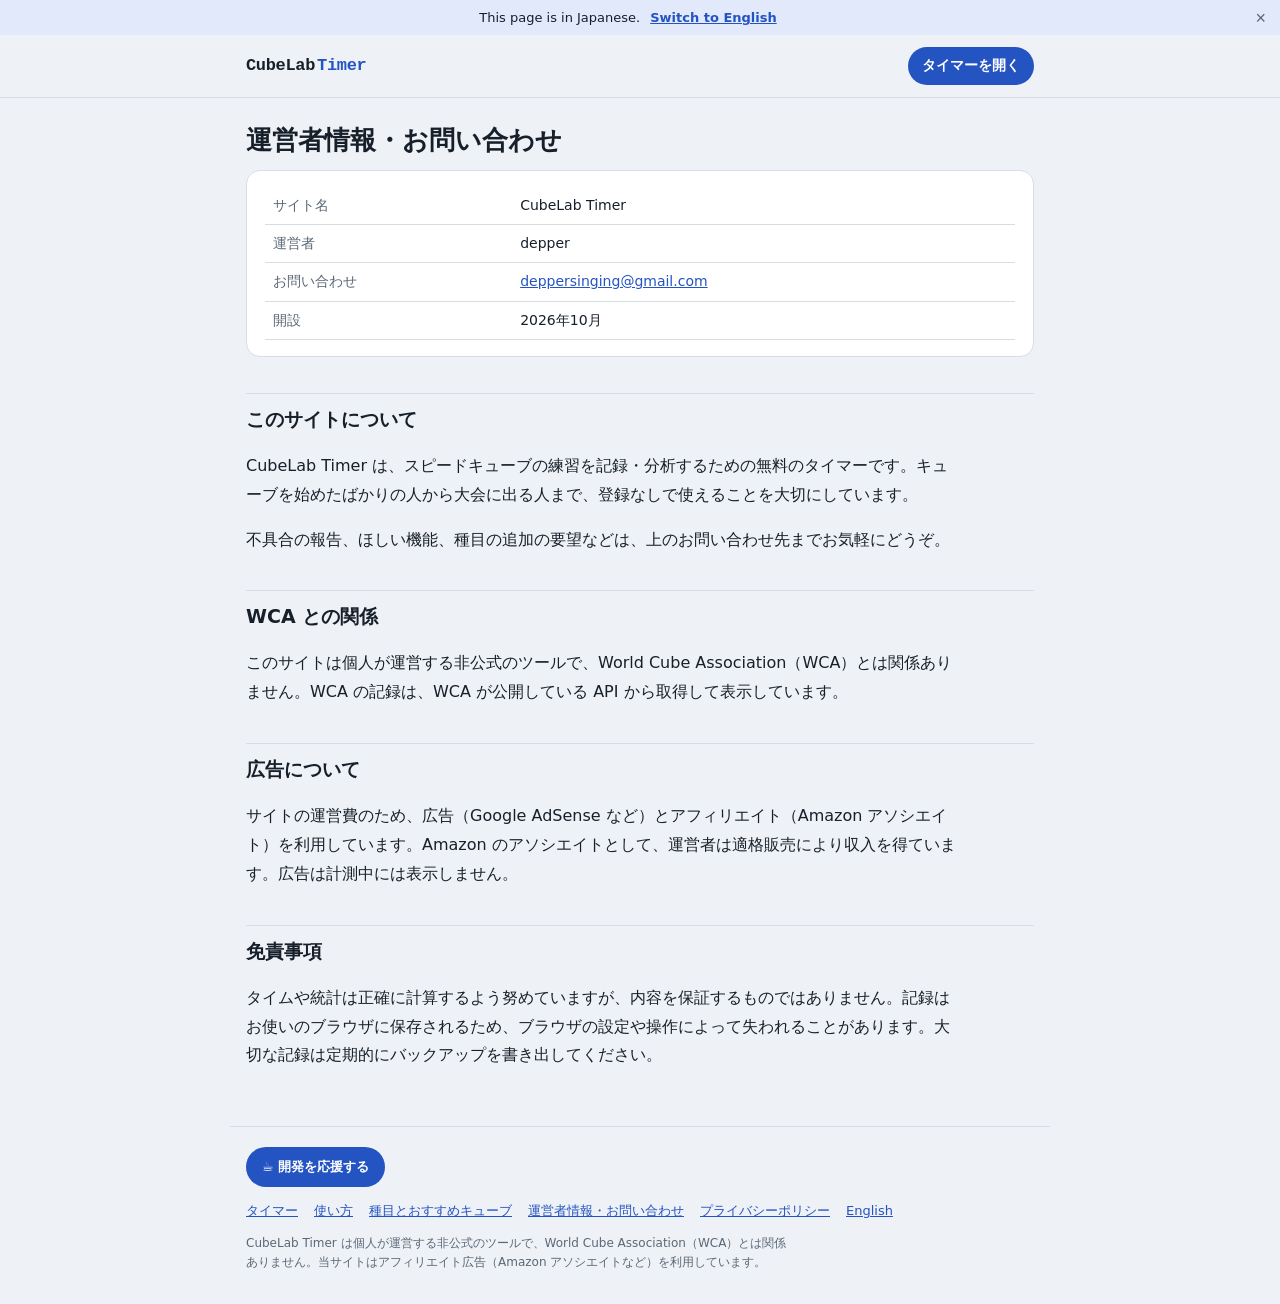
<file: about.html>
<!doctype html>
<html lang="ja"><head>
<meta charset="utf-8"><meta name="viewport" content="width=device-width,initial-scale=1">
<title>運営者情報・お問い合わせ｜CubeLab Timer</title>
<meta name="description" content="CubeLab Timer の運営者情報とお問い合わせ先。">
<link rel="alternate" hreflang="ja" href="https://cubelab-timer.github.io/about.html">
<link rel="alternate" hreflang="en" href="https://cubelab-timer.github.io/en/about.html">
<link rel="icon" href="favicon.svg" type="image/svg+xml">
<link rel="stylesheet" href="content.css"><link rel="stylesheet" href="footer.css">
<script src="config.js"></script><script src="site.js" defer></script>
</head><body>
<header class="top"><div class="wrap topin"><a class="brand" href="index.html">CubeLab<span>Timer</span></a><a class="cta" href="index.html">タイマーを開く</a></div></header>
<main class="wrap">
  <h1>運営者情報・お問い合わせ</h1>
  <div class="card tbl"><table>
    <tr><th>サイト名</th><td><span data-site="name">CubeLab Timer</span></td></tr>
    <tr><th>運営者</th><td><span data-site="operator">（未設定）</span></td></tr>
    <tr><th>お問い合わせ</th><td><span data-site="contact">（未設定）</span></td></tr>
    <tr><th>開設</th><td><span data-site="since"></span></td></tr>
  </table></div>

  <h2>このサイトについて</h2>
  <p>CubeLab Timer は、スピードキューブの練習を記録・分析するための無料のタイマーです。キューブを始めたばかりの人から大会に出る人まで、登録なしで使えることを大切にしています。</p>
  <p>不具合の報告、ほしい機能、種目の追加の要望などは、上のお問い合わせ先までお気軽にどうぞ。</p>

  <h2>WCA との関係</h2>
  <p>このサイトは個人が運営する非公式のツールで、World Cube Association（WCA）とは関係ありません。WCA の記録は、WCA が公開している API から取得して表示しています。</p>

  <h2>広告について</h2>
  <p>サイトの運営費のため、広告（Google AdSense など）とアフィリエイト（Amazon アソシエイト）を利用しています。Amazon のアソシエイトとして、運営者は適格販売により収入を得ています。広告は計測中には表示しません。</p>

  <h2>免責事項</h2>
  <p>タイムや統計は正確に計算するよう努めていますが、内容を保証するものではありません。記録はお使いのブラウザに保存されるため、ブラウザの設定や操作によって失われることがあります。大切な記録は定期的にバックアップを書き出してください。</p>
</main>
<footer id="siteFooter" class="wrap"></footer>
</body></html>
</file>
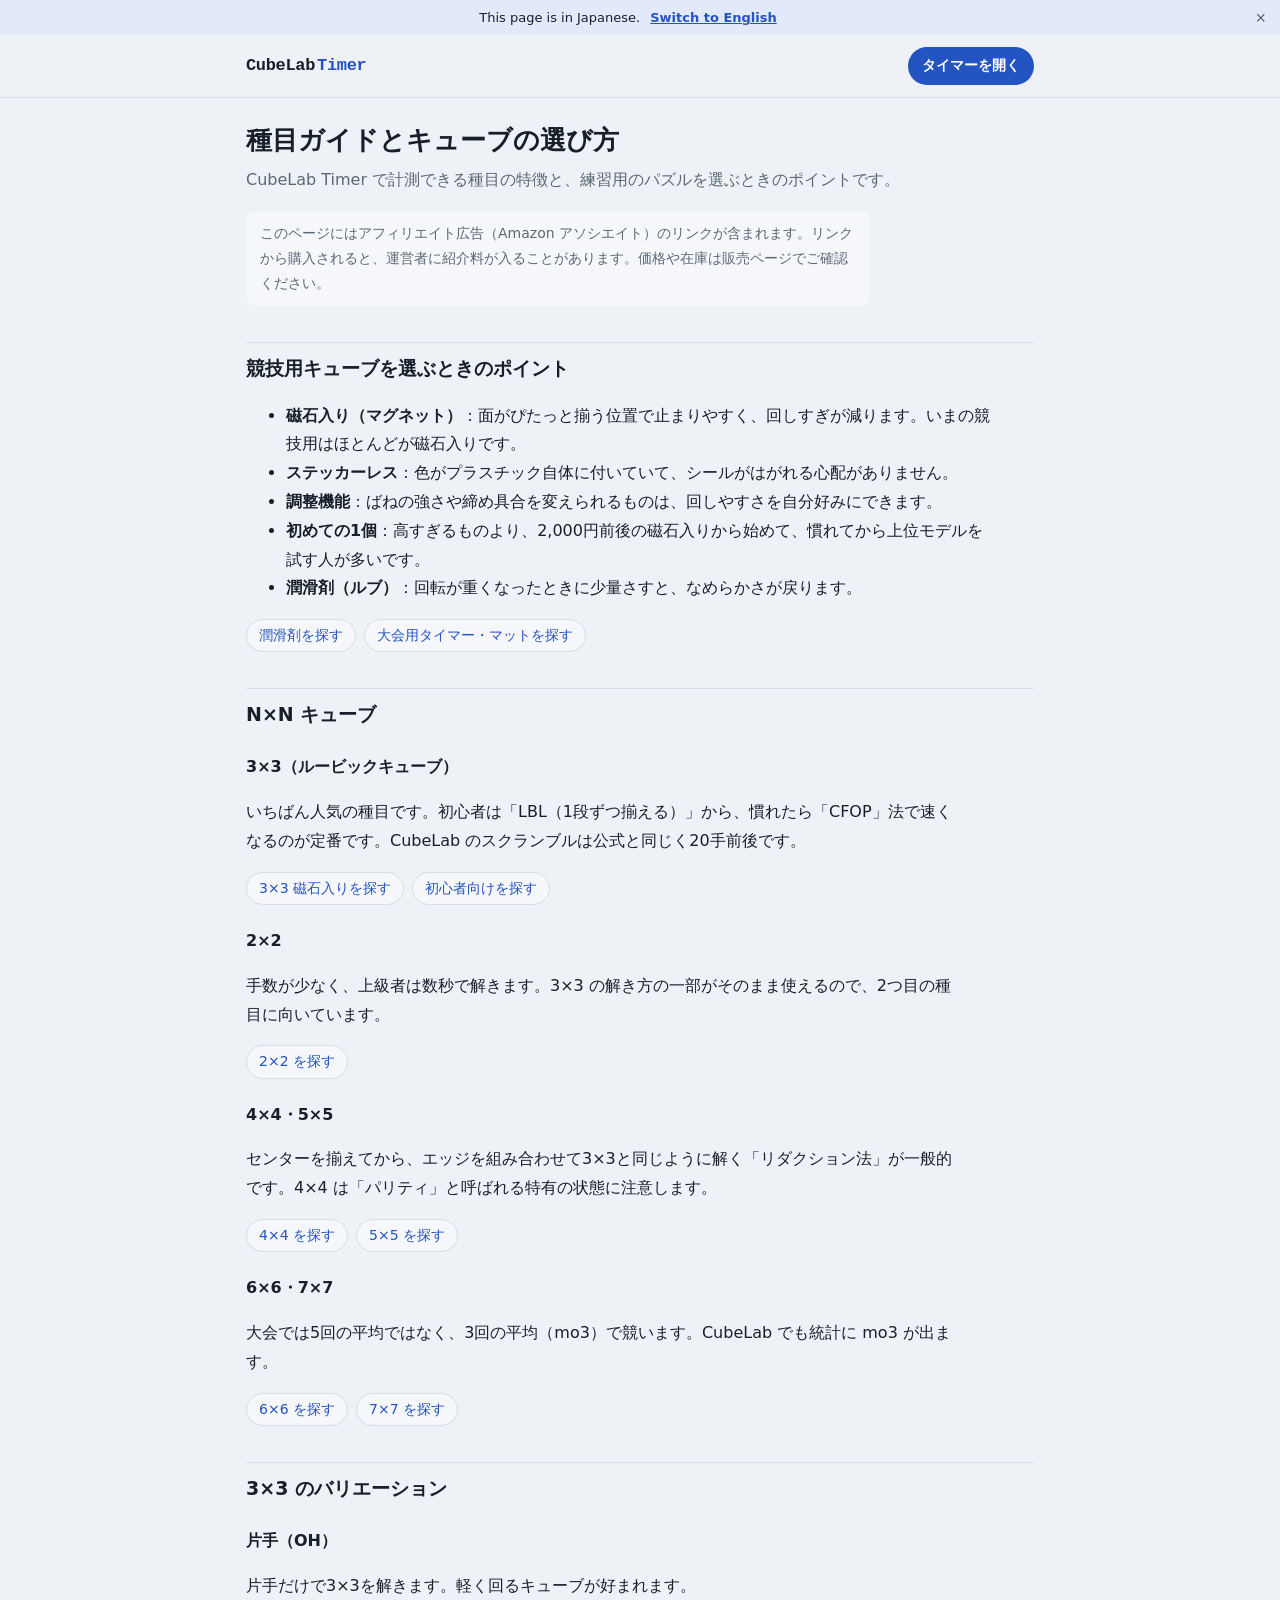
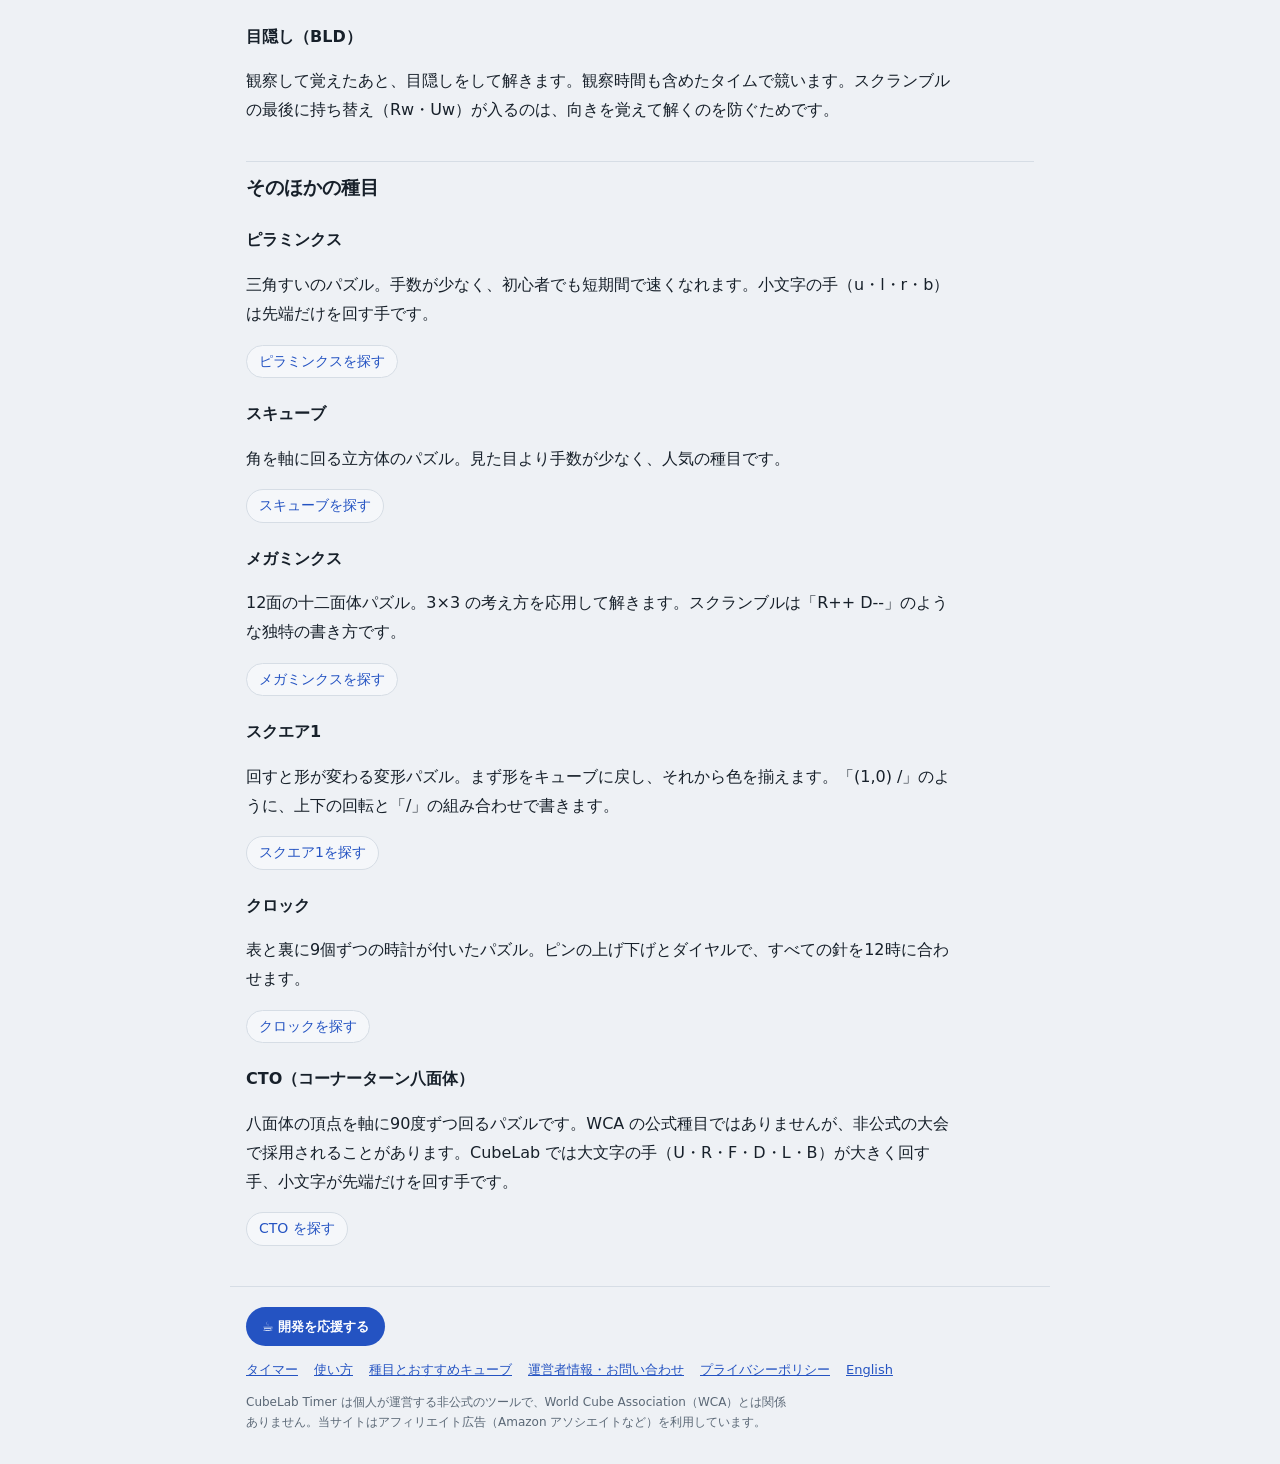
<file: events.html>
<!doctype html>
<html lang="ja"><head>
<meta charset="utf-8"><meta name="viewport" content="width=device-width,initial-scale=1">
<title>種目ガイドとキューブの選び方｜CubeLab Timer</title>
<meta name="description" content="2×2から7×7、片手、目隠し、ピラミンクス、スキューブ、メガミンクス、スクエア1、クロック、CTOまで。スピードキューブの各種目の特徴と、競技用キューブの選び方。">
<link rel="alternate" hreflang="ja" href="https://cubelab-timer.github.io/events.html">
<link rel="alternate" hreflang="en" href="https://cubelab-timer.github.io/en/events.html">
<link rel="icon" href="favicon.svg" type="image/svg+xml">
<link rel="stylesheet" href="content.css"><link rel="stylesheet" href="footer.css">
<script src="config.js"></script><script src="site.js" defer></script>
</head><body>
<header class="top"><div class="wrap topin"><a class="brand" href="index.html">CubeLab<span>Timer</span></a><a class="cta" href="index.html">タイマーを開く</a></div></header>
<main class="wrap">
  <h1>種目ガイドとキューブの選び方</h1>
  <p class="lead">CubeLab Timer で計測できる種目の特徴と、練習用のパズルを選ぶときのポイントです。</p>
  <p class="note">このページにはアフィリエイト広告（Amazon アソシエイト）のリンクが含まれます。リンクから購入されると、運営者に紹介料が入ることがあります。価格や在庫は販売ページでご確認ください。</p>

  <h2>競技用キューブを選ぶときのポイント</h2>
  <ul>
    <li><b>磁石入り（マグネット）</b>：面がぴたっと揃う位置で止まりやすく、回しすぎが減ります。いまの競技用はほとんどが磁石入りです。</li>
    <li><b>ステッカーレス</b>：色がプラスチック自体に付いていて、シールがはがれる心配がありません。</li>
    <li><b>調整機能</b>：ばねの強さや締め具合を変えられるものは、回しやすさを自分好みにできます。</li>
    <li><b>初めての1個</b>：高すぎるものより、2,000円前後の磁石入りから始めて、慣れてから上位モデルを試す人が多いです。</li>
    <li><b>潤滑剤（ルブ）</b>：回転が重くなったときに少量さすと、なめらかさが戻ります。</li>
  </ul>
  <div class="buy"><a data-amz="スピードキューブ 潤滑剤">潤滑剤を探す</a><a data-amz="キューブ タイマー マット">大会用タイマー・マットを探す</a></div>
  <div class="adslot" hidden></div>

  <h2>N×N キューブ</h2>
  <h3>3×3（ルービックキューブ）</h3>
  <p>いちばん人気の種目です。初心者は「LBL（1段ずつ揃える）」から、慣れたら「CFOP」法で速くなるのが定番です。CubeLab のスクランブルは公式と同じく20手前後です。</p>
  <div class="buy"><a data-amz="スピードキューブ 3x3 磁石">3×3 磁石入りを探す</a><a data-amz="スピードキューブ 3x3 初心者">初心者向けを探す</a></div>
  <h3>2×2</h3>
  <p>手数が少なく、上級者は数秒で解きます。3×3 の解き方の一部がそのまま使えるので、2つ目の種目に向いています。</p>
  <div class="buy"><a data-amz="スピードキューブ 2x2 磁石">2×2 を探す</a></div>
  <h3>4×4・5×5</h3>
  <p>センターを揃えてから、エッジを組み合わせて3×3と同じように解く「リダクション法」が一般的です。4×4 は「パリティ」と呼ばれる特有の状態に注意します。</p>
  <div class="buy"><a data-amz="スピードキューブ 4x4 磁石">4×4 を探す</a><a data-amz="スピードキューブ 5x5 磁石">5×5 を探す</a></div>
  <h3>6×6・7×7</h3>
  <p>大会では5回の平均ではなく、3回の平均（mo3）で競います。CubeLab でも統計に mo3 が出ます。</p>
  <div class="buy"><a data-amz="スピードキューブ 6x6">6×6 を探す</a><a data-amz="スピードキューブ 7x7">7×7 を探す</a></div>

  <h2>3×3 のバリエーション</h2>
  <h3>片手（OH）</h3>
  <p>片手だけで3×3を解きます。軽く回るキューブが好まれます。</p>
  <h3>目隠し（BLD）</h3>
  <p>観察して覚えたあと、目隠しをして解きます。観察時間も含めたタイムで競います。スクランブルの最後に持ち替え（Rw・Uw）が入るのは、向きを覚えて解くのを防ぐためです。</p>

  <h2>そのほかの種目</h2>
  <h3>ピラミンクス</h3>
  <p>三角すいのパズル。手数が少なく、初心者でも短期間で速くなれます。小文字の手（u・l・r・b）は先端だけを回す手です。</p>
  <div class="buy"><a data-amz="ピラミンクス 磁石">ピラミンクスを探す</a></div>
  <h3>スキューブ</h3>
  <p>角を軸に回る立方体のパズル。見た目より手数が少なく、人気の種目です。</p>
  <div class="buy"><a data-amz="スキューブ 磁石">スキューブを探す</a></div>
  <h3>メガミンクス</h3>
  <p>12面の十二面体パズル。3×3 の考え方を応用して解きます。スクランブルは「R++ D--」のような独特の書き方です。</p>
  <div class="buy"><a data-amz="メガミンクス 磁石">メガミンクスを探す</a></div>
  <h3>スクエア1</h3>
  <p>回すと形が変わる変形パズル。まず形をキューブに戻し、それから色を揃えます。「(1,0) /」のように、上下の回転と「/」の組み合わせで書きます。</p>
  <div class="buy"><a data-amz="スクエア1 キューブ">スクエア1を探す</a></div>
  <h3>クロック</h3>
  <p>表と裏に9個ずつの時計が付いたパズル。ピンの上げ下げとダイヤルで、すべての針を12時に合わせます。</p>
  <div class="buy"><a data-amz="ルービッククロック 競技用">クロックを探す</a></div>
  <h3>CTO（コーナーターン八面体）</h3>
  <p>八面体の頂点を軸に90度ずつ回るパズルです。WCA の公式種目ではありませんが、非公式の大会で採用されることがあります。CubeLab では大文字の手（U・R・F・D・L・B）が大きく回す手、小文字が先端だけを回す手です。</p>
  <div class="buy"><a data-amz="CTO コーナーターン 八面体 キューブ">CTO を探す</a></div>
  <div class="adslot" hidden></div>
</main>
<footer id="siteFooter" class="wrap"></footer>
</body></html>
</file>
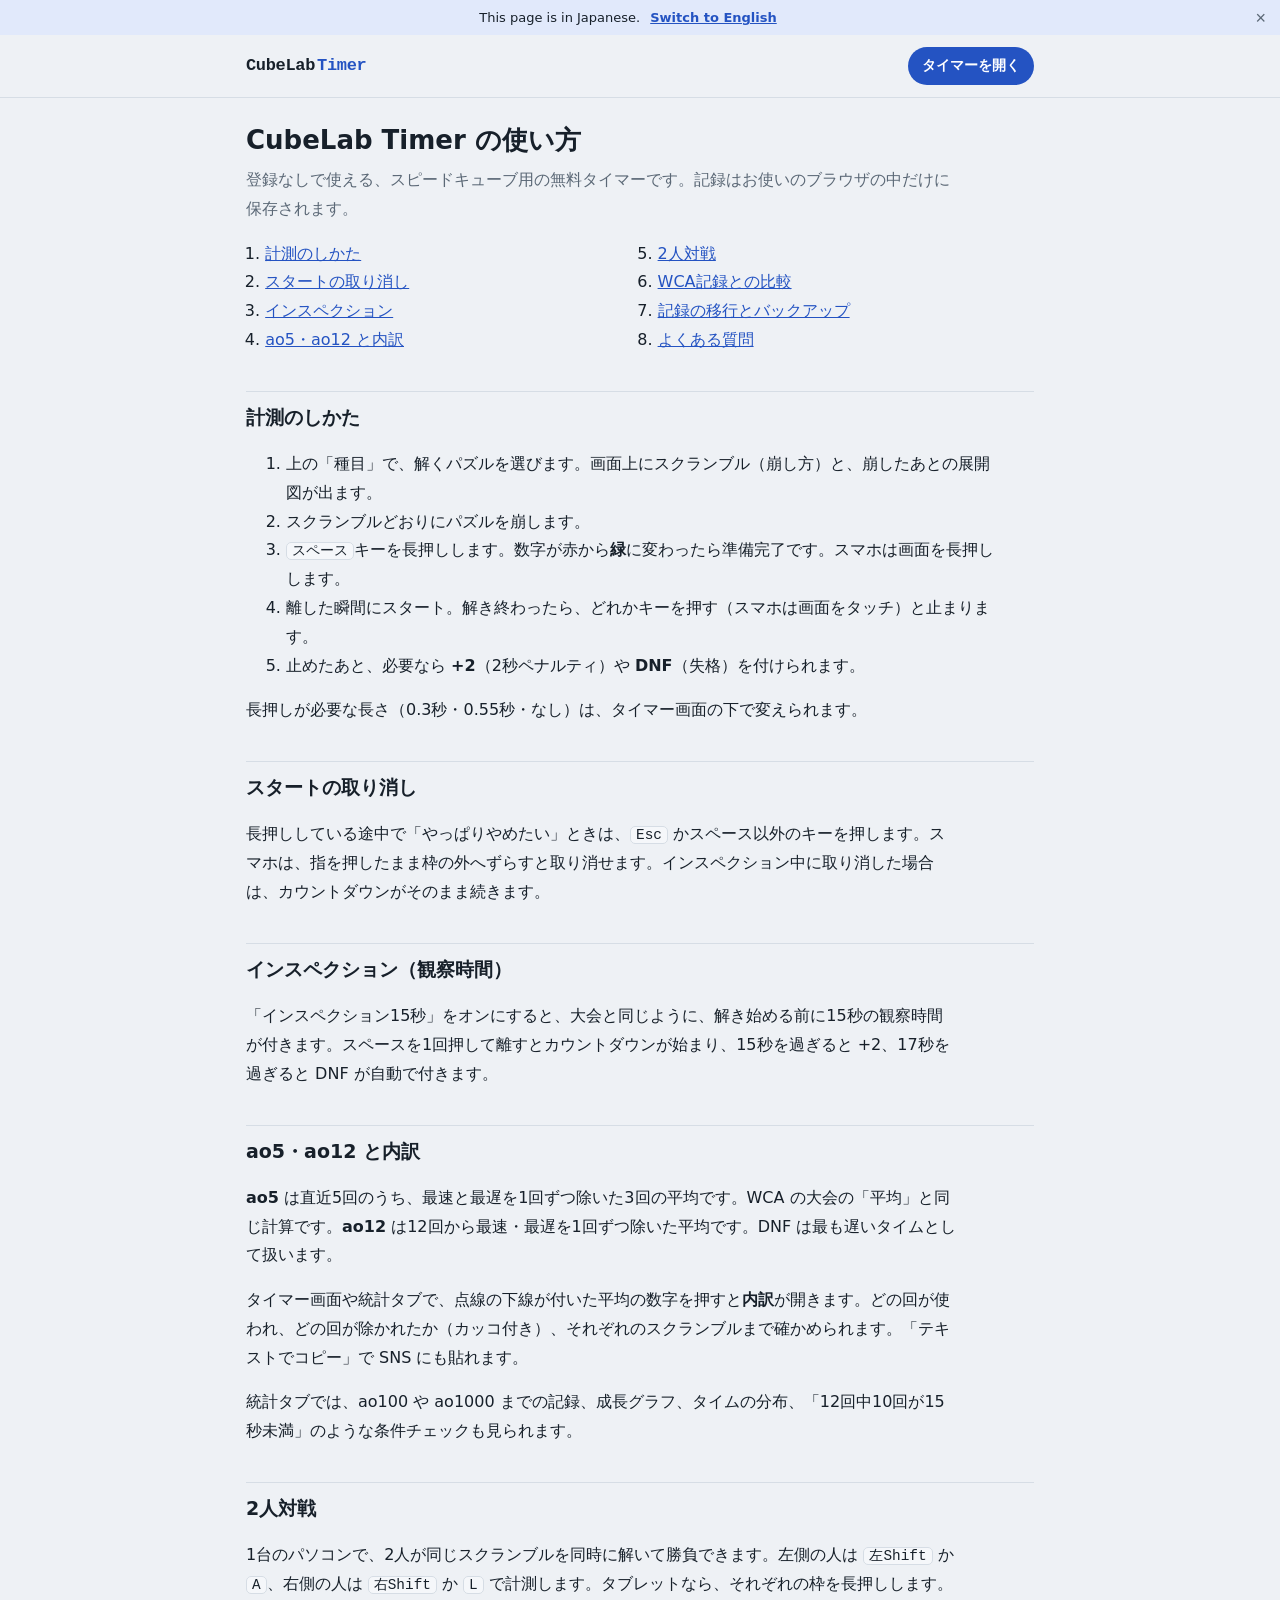
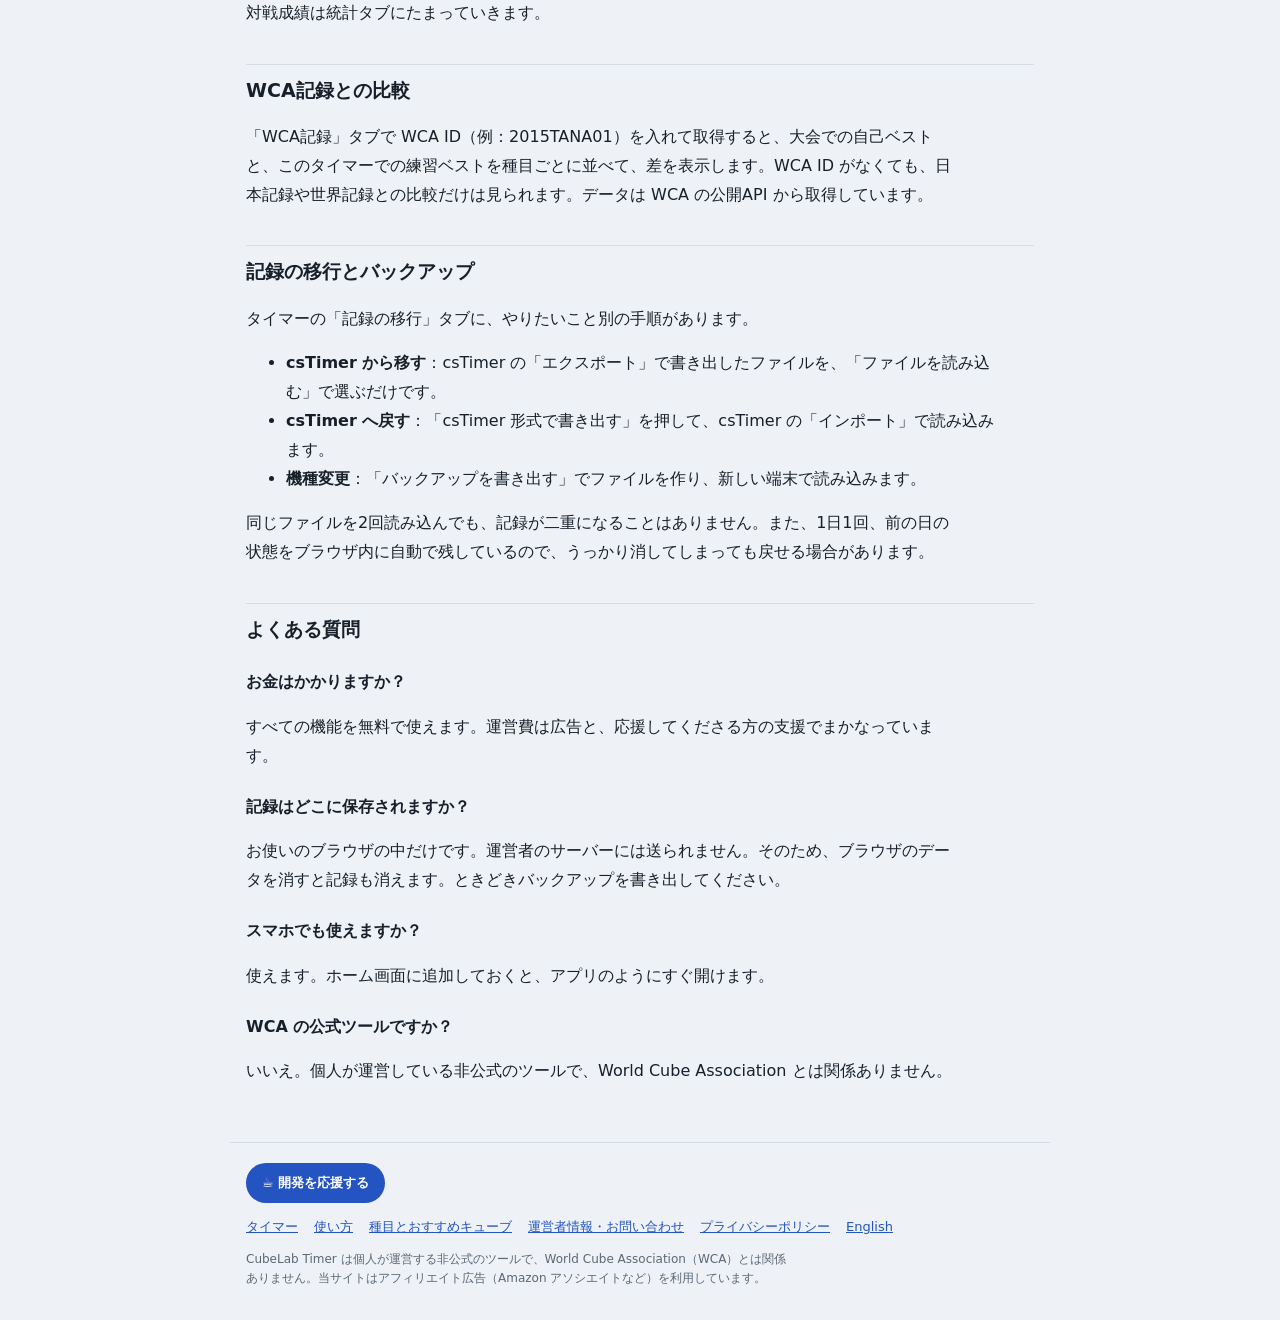
<file: guide.html>
<!doctype html>
<html lang="ja"><head>
<meta charset="utf-8"><meta name="viewport" content="width=device-width,initial-scale=1">
<title>使い方｜CubeLab Timer</title>
<meta name="description" content="CubeLab Timer の使い方。計測のしかた、インスペクション、ao5・ao12の見方と内訳、2人対戦、WCA記録との比較、csTimerからの記録の移行とバックアップ。">
<link rel="alternate" hreflang="ja" href="https://cubelab-timer.github.io/guide.html">
<link rel="alternate" hreflang="en" href="https://cubelab-timer.github.io/en/guide.html">
<link rel="icon" href="favicon.svg" type="image/svg+xml">
<link rel="stylesheet" href="content.css"><link rel="stylesheet" href="footer.css">
<script src="config.js"></script><script src="site.js" defer></script>
</head><body>
<header class="top"><div class="wrap topin"><a class="brand" href="index.html">CubeLab<span>Timer</span></a><a class="cta" href="index.html">タイマーを開く</a></div></header>
<main class="wrap">
  <h1>CubeLab Timer の使い方</h1>
  <p class="lead">登録なしで使える、スピードキューブ用の無料タイマーです。記録はお使いのブラウザの中だけに保存されます。</p>
  <ol class="toc">
    <li><a href="#start">計測のしかた</a></li><li><a href="#cancel">スタートの取り消し</a></li><li><a href="#insp">インスペクション</a></li>
    <li><a href="#stats">ao5・ao12 と内訳</a></li><li><a href="#battle">2人対戦</a></li><li><a href="#wca">WCA記録との比較</a></li>
    <li><a href="#move">記録の移行とバックアップ</a></li><li><a href="#faq">よくある質問</a></li>
  </ol>

  <h2 id="start">計測のしかた</h2>
  <ol>
    <li>上の「種目」で、解くパズルを選びます。画面上にスクランブル（崩し方）と、崩したあとの展開図が出ます。</li>
    <li>スクランブルどおりにパズルを崩します。</li>
    <li><kbd>スペース</kbd>キーを長押しします。数字が赤から<b>緑</b>に変わったら準備完了です。スマホは画面を長押しします。</li>
    <li>離した瞬間にスタート。解き終わったら、どれかキーを押す（スマホは画面をタッチ）と止まります。</li>
    <li>止めたあと、必要なら <b>+2</b>（2秒ペナルティ）や <b>DNF</b>（失格）を付けられます。</li>
  </ol>
  <p>長押しが必要な長さ（0.3秒・0.55秒・なし）は、タイマー画面の下で変えられます。</p>

  <h2 id="cancel">スタートの取り消し</h2>
  <p>長押ししている途中で「やっぱりやめたい」ときは、<kbd>Esc</kbd> かスペース以外のキーを押します。スマホは、指を押したまま枠の外へずらすと取り消せます。インスペクション中に取り消した場合は、カウントダウンがそのまま続きます。</p>

  <h2 id="insp">インスペクション（観察時間）</h2>
  <p>「インスペクション15秒」をオンにすると、大会と同じように、解き始める前に15秒の観察時間が付きます。スペースを1回押して離すとカウントダウンが始まり、15秒を過ぎると +2、17秒を過ぎると DNF が自動で付きます。</p>

  <h2 id="stats">ao5・ao12 と内訳</h2>
  <p><b>ao5</b> は直近5回のうち、最速と最遅を1回ずつ除いた3回の平均です。WCA の大会の「平均」と同じ計算です。<b>ao12</b> は12回から最速・最遅を1回ずつ除いた平均です。DNF は最も遅いタイムとして扱います。</p>
  <p>タイマー画面や統計タブで、点線の下線が付いた平均の数字を押すと<b>内訳</b>が開きます。どの回が使われ、どの回が除かれたか（カッコ付き）、それぞれのスクランブルまで確かめられます。「テキストでコピー」で SNS にも貼れます。</p>
  <p>統計タブでは、ao100 や ao1000 までの記録、成長グラフ、タイムの分布、「12回中10回が15秒未満」のような条件チェックも見られます。</p>

  <h2 id="battle">2人対戦</h2>
  <p>1台のパソコンで、2人が同じスクランブルを同時に解いて勝負できます。左側の人は <kbd>左Shift</kbd> か <kbd>A</kbd>、右側の人は <kbd>右Shift</kbd> か <kbd>L</kbd> で計測します。タブレットなら、それぞれの枠を長押しします。対戦成績は統計タブにたまっていきます。</p>

  <h2 id="wca">WCA記録との比較</h2>
  <p>「WCA記録」タブで WCA ID（例：2015TANA01）を入れて取得すると、大会での自己ベストと、このタイマーでの練習ベストを種目ごとに並べて、差を表示します。WCA ID がなくても、日本記録や世界記録との比較だけは見られます。データは WCA の公開API から取得しています。</p>

  <h2 id="move">記録の移行とバックアップ</h2>
  <p>タイマーの「記録の移行」タブに、やりたいこと別の手順があります。</p>
  <ul>
    <li><b>csTimer から移す</b>：csTimer の「エクスポート」で書き出したファイルを、「ファイルを読み込む」で選ぶだけです。</li>
    <li><b>csTimer へ戻す</b>：「csTimer 形式で書き出す」を押して、csTimer の「インポート」で読み込みます。</li>
    <li><b>機種変更</b>：「バックアップを書き出す」でファイルを作り、新しい端末で読み込みます。</li>
  </ul>
  <p>同じファイルを2回読み込んでも、記録が二重になることはありません。また、1日1回、前の日の状態をブラウザ内に自動で残しているので、うっかり消してしまっても戻せる場合があります。</p>

  <h2 id="faq">よくある質問</h2>
  <h3>お金はかかりますか？</h3>
  <p>すべての機能を無料で使えます。運営費は広告と、応援してくださる方の支援でまかなっています。</p>
  <h3>記録はどこに保存されますか？</h3>
  <p>お使いのブラウザの中だけです。運営者のサーバーには送られません。そのため、ブラウザのデータを消すと記録も消えます。ときどきバックアップを書き出してください。</p>
  <h3>スマホでも使えますか？</h3>
  <p>使えます。ホーム画面に追加しておくと、アプリのようにすぐ開けます。</p>
  <h3>WCA の公式ツールですか？</h3>
  <p>いいえ。個人が運営している非公式のツールで、World Cube Association とは関係ありません。</p>
</main>
<footer id="siteFooter" class="wrap"></footer>
</body></html>
</file>
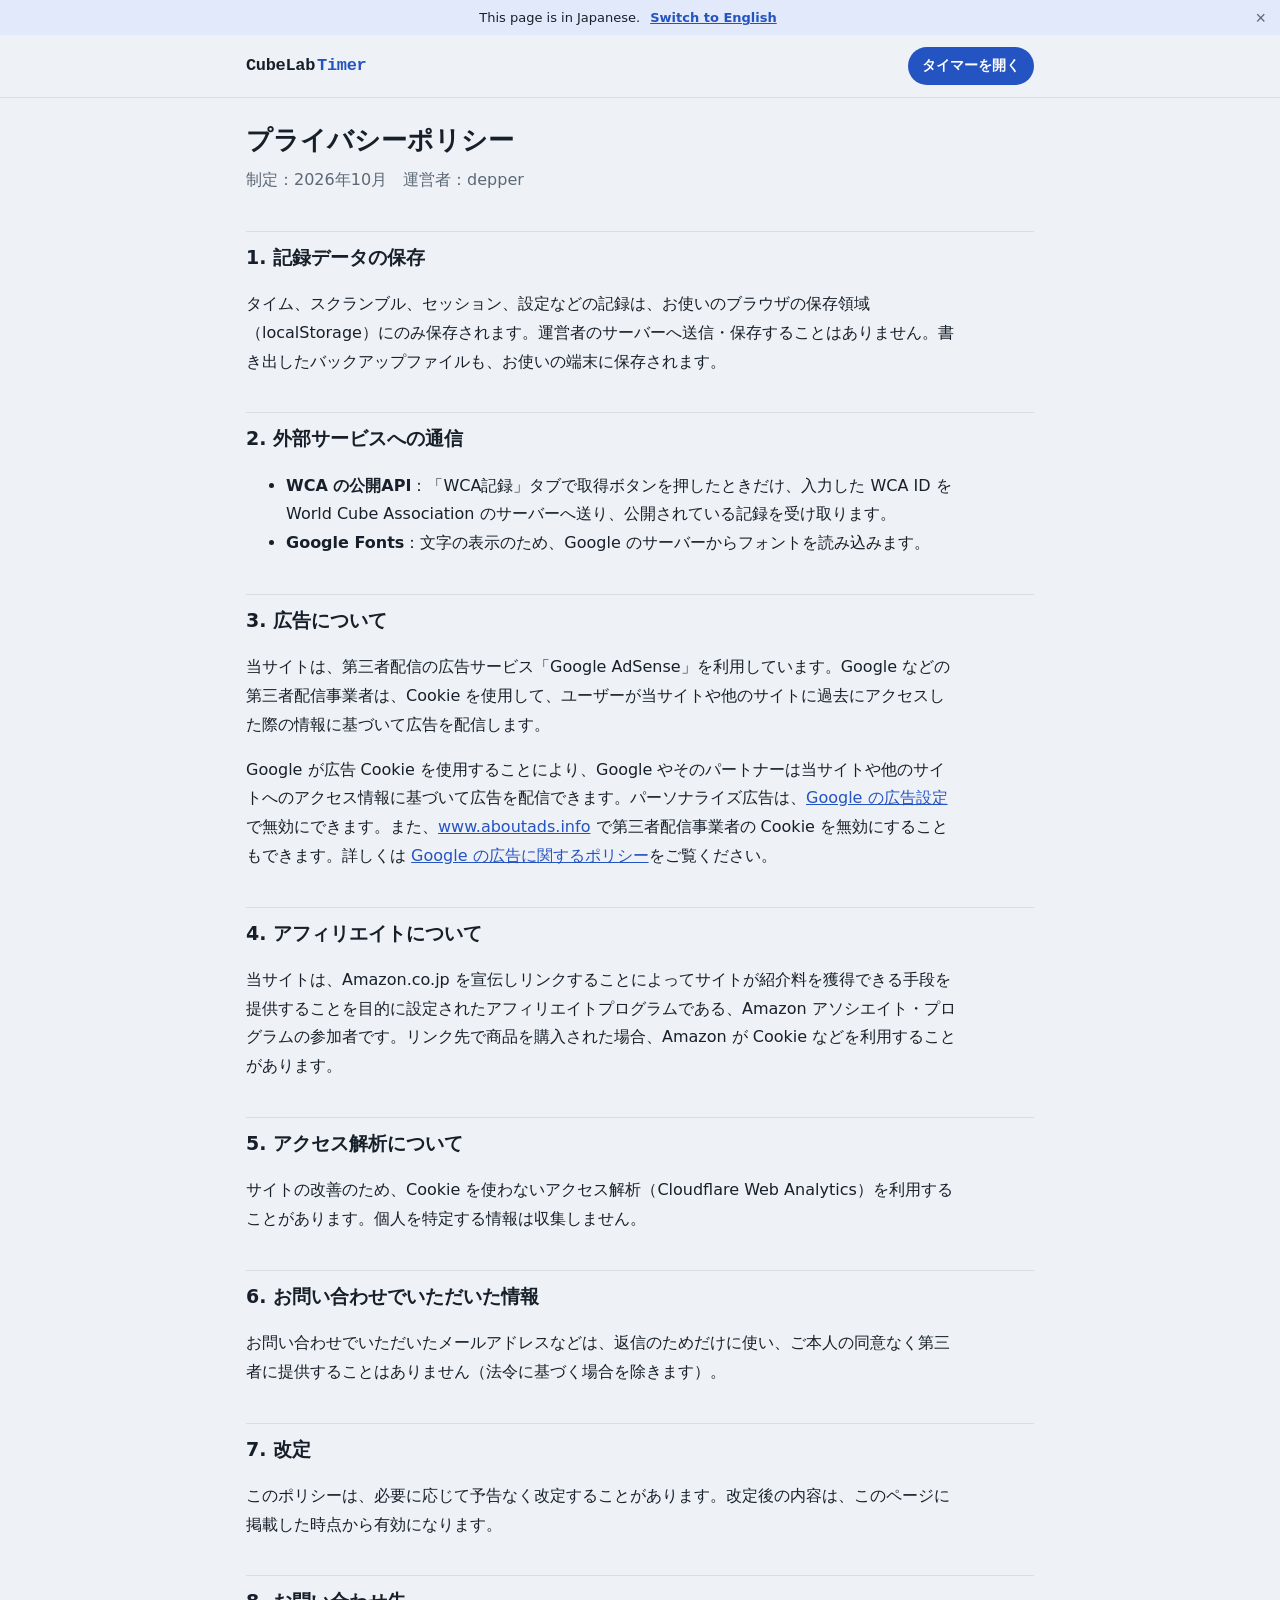
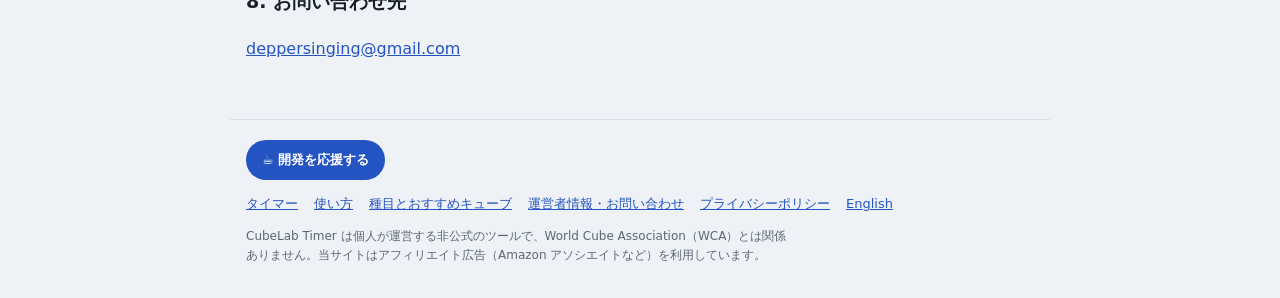
<file: privacy.html>
<!doctype html>
<html lang="ja"><head>
<meta charset="utf-8"><meta name="viewport" content="width=device-width,initial-scale=1">
<title>プライバシーポリシー｜CubeLab Timer</title>
<meta name="description" content="CubeLab Timer のプライバシーポリシー。記録の保存場所、広告・アクセス解析での Cookie の利用、外部サービスについて。">
<link rel="alternate" hreflang="ja" href="https://cubelab-timer.github.io/privacy.html">
<link rel="alternate" hreflang="en" href="https://cubelab-timer.github.io/en/privacy.html">
<link rel="icon" href="favicon.svg" type="image/svg+xml">
<link rel="stylesheet" href="content.css"><link rel="stylesheet" href="footer.css">
<script src="config.js"></script><script src="site.js" defer></script>
</head><body>
<header class="top"><div class="wrap topin"><a class="brand" href="index.html">CubeLab<span>Timer</span></a><a class="cta" href="index.html">タイマーを開く</a></div></header>
<main class="wrap">
  <h1>プライバシーポリシー</h1>
  <p class="lead">制定：<span data-site="since"></span>　運営者：<span data-site="operator">（未設定）</span></p>

  <h2>1. 記録データの保存</h2>
  <p>タイム、スクランブル、セッション、設定などの記録は、お使いのブラウザの保存領域（localStorage）にのみ保存されます。運営者のサーバーへ送信・保存することはありません。書き出したバックアップファイルも、お使いの端末に保存されます。</p>

  <h2>2. 外部サービスへの通信</h2>
  <ul>
    <li><b>WCA の公開API</b>：「WCA記録」タブで取得ボタンを押したときだけ、入力した WCA ID を World Cube Association のサーバーへ送り、公開されている記録を受け取ります。</li>
    <li><b>Google Fonts</b>：文字の表示のため、Google のサーバーからフォントを読み込みます。</li>
  </ul>

  <h2>3. 広告について</h2>
  <p>当サイトは、第三者配信の広告サービス「Google AdSense」を利用しています。Google などの第三者配信事業者は、Cookie を使用して、ユーザーが当サイトや他のサイトに過去にアクセスした際の情報に基づいて広告を配信します。</p>
  <p>Google が広告 Cookie を使用することにより、Google やそのパートナーは当サイトや他のサイトへのアクセス情報に基づいて広告を配信できます。パーソナライズ広告は、<a href="https://adssettings.google.com/" target="_blank" rel="noopener">Google の広告設定</a>で無効にできます。また、<a href="https://www.aboutads.info/choices/" target="_blank" rel="noopener">www.aboutads.info</a> で第三者配信事業者の Cookie を無効にすることもできます。詳しくは <a href="https://policies.google.com/technologies/ads?hl=ja" target="_blank" rel="noopener">Google の広告に関するポリシー</a>をご覧ください。</p>

  <h2>4. アフィリエイトについて</h2>
  <p>当サイトは、Amazon.co.jp を宣伝しリンクすることによってサイトが紹介料を獲得できる手段を提供することを目的に設定されたアフィリエイトプログラムである、Amazon アソシエイト・プログラムの参加者です。リンク先で商品を購入された場合、Amazon が Cookie などを利用することがあります。</p>

  <h2>5. アクセス解析について</h2>
  <p>サイトの改善のため、Cookie を使わないアクセス解析（Cloudflare Web Analytics）を利用することがあります。個人を特定する情報は収集しません。</p>

  <h2>6. お問い合わせでいただいた情報</h2>
  <p>お問い合わせでいただいたメールアドレスなどは、返信のためだけに使い、ご本人の同意なく第三者に提供することはありません（法令に基づく場合を除きます）。</p>

  <h2>7. 改定</h2>
  <p>このポリシーは、必要に応じて予告なく改定することがあります。改定後の内容は、このページに掲載した時点から有効になります。</p>

  <h2>8. お問い合わせ先</h2>
  <p><span data-site="contact">（未設定）</span></p>
</main>
<footer id="siteFooter" class="wrap"></footer>
</body></html>
</file>
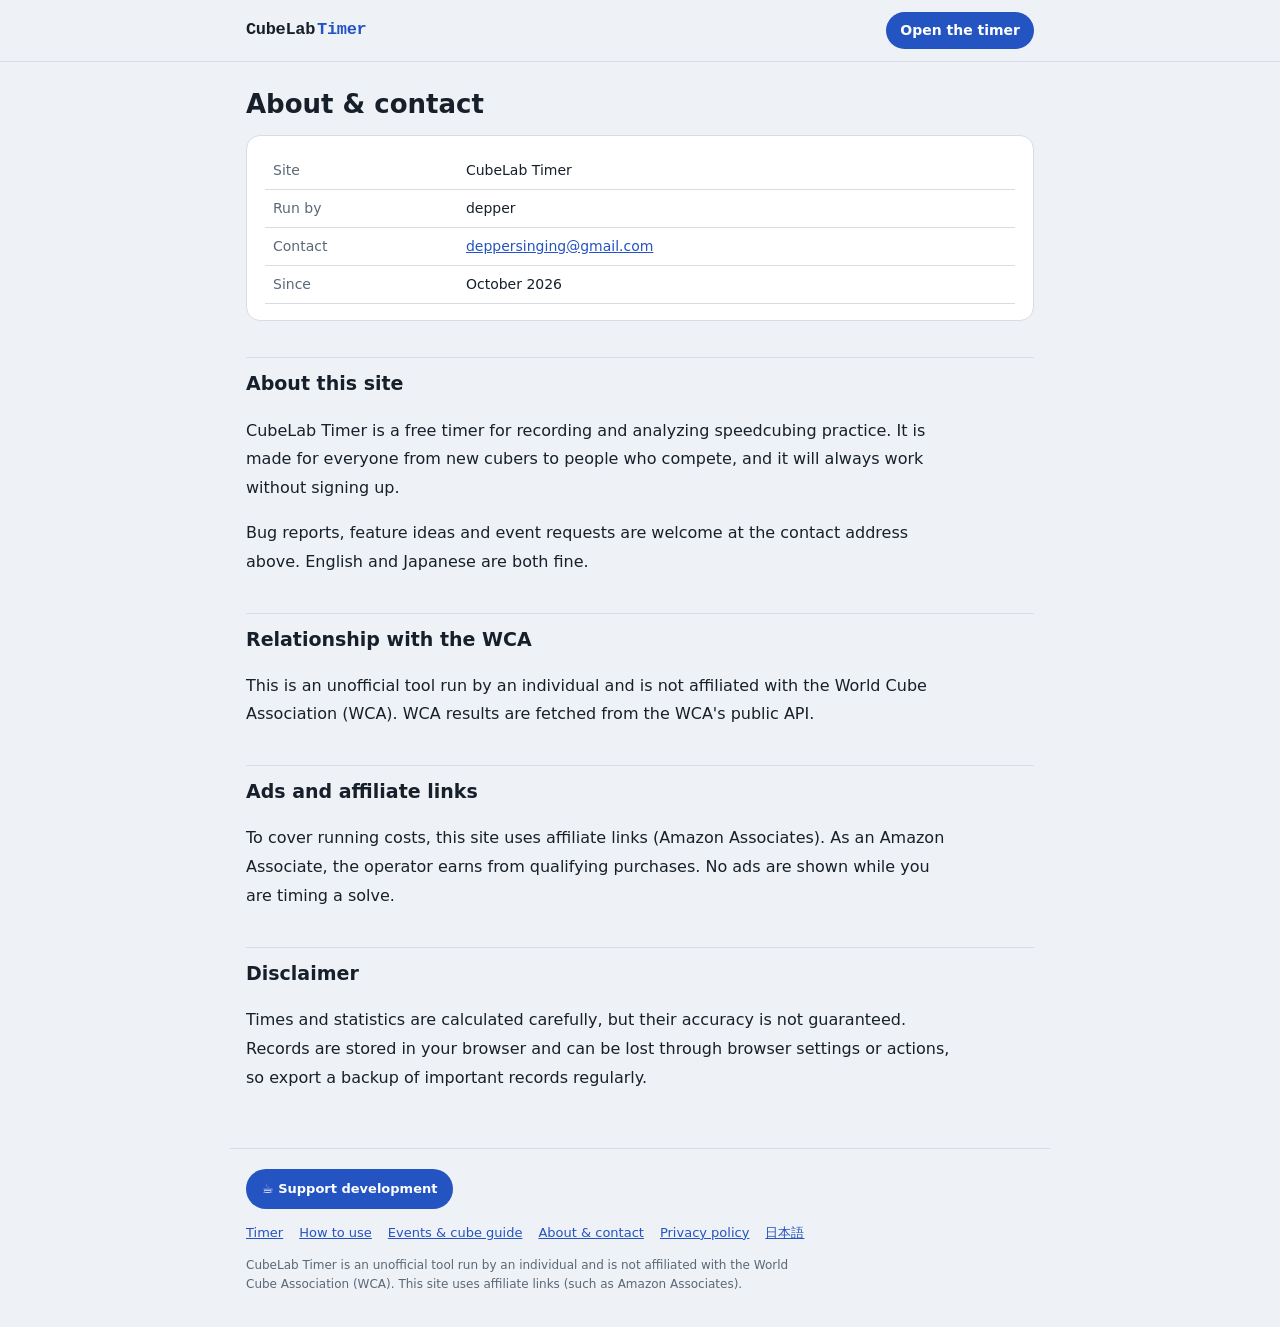
<file: en/about.html>
<!doctype html>
<html lang="en"><head>
<meta charset="utf-8"><meta name="viewport" content="width=device-width,initial-scale=1">
<title>About & Contact | CubeLab Timer</title>
<meta name="description" content="Who runs CubeLab Timer and how to get in touch.">
<link rel="alternate" hreflang="ja" href="https://cubelab-timer.github.io/about.html">
<link rel="alternate" hreflang="en" href="https://cubelab-timer.github.io/en/about.html">
<link rel="icon" href="../favicon.svg" type="image/svg+xml">
<link rel="stylesheet" href="../content.css"><link rel="stylesheet" href="../footer.css">
<script src="../config.js"></script><script src="../site.js" defer></script>
</head><body>
<header class="top"><div class="wrap topin"><a class="brand" href="index.html">CubeLab<span>Timer</span></a><a class="cta" href="index.html">Open the timer</a></div></header>
<main class="wrap">
  <h1>About & contact</h1>
  <div class="card tbl"><table>
    <tr><th>Site</th><td><span data-site="name">CubeLab Timer</span></td></tr>
    <tr><th>Run by</th><td><span data-site="operator">(not set)</span></td></tr>
    <tr><th>Contact</th><td><span data-site="contact">(not set)</span></td></tr>
    <tr><th>Since</th><td>October 2026</td></tr>
  </table></div>

  <h2>About this site</h2>
  <p>CubeLab Timer is a free timer for recording and analyzing speedcubing practice. It is made for everyone from new cubers to people who compete, and it will always work without signing up.</p>
  <p>Bug reports, feature ideas and event requests are welcome at the contact address above. English and Japanese are both fine.</p>

  <h2>Relationship with the WCA</h2>
  <p>This is an unofficial tool run by an individual and is not affiliated with the World Cube Association (WCA). WCA results are fetched from the WCA's public API.</p>

  <h2>Ads and affiliate links</h2>
  <p>To cover running costs, this site uses affiliate links (Amazon Associates). As an Amazon Associate, the operator earns from qualifying purchases. No ads are shown while you are timing a solve.</p>

  <h2>Disclaimer</h2>
  <p>Times and statistics are calculated carefully, but their accuracy is not guaranteed. Records are stored in your browser and can be lost through browser settings or actions, so export a backup of important records regularly.</p>
</main>
<footer id="siteFooter" class="wrap"></footer>
</body></html>
</file>
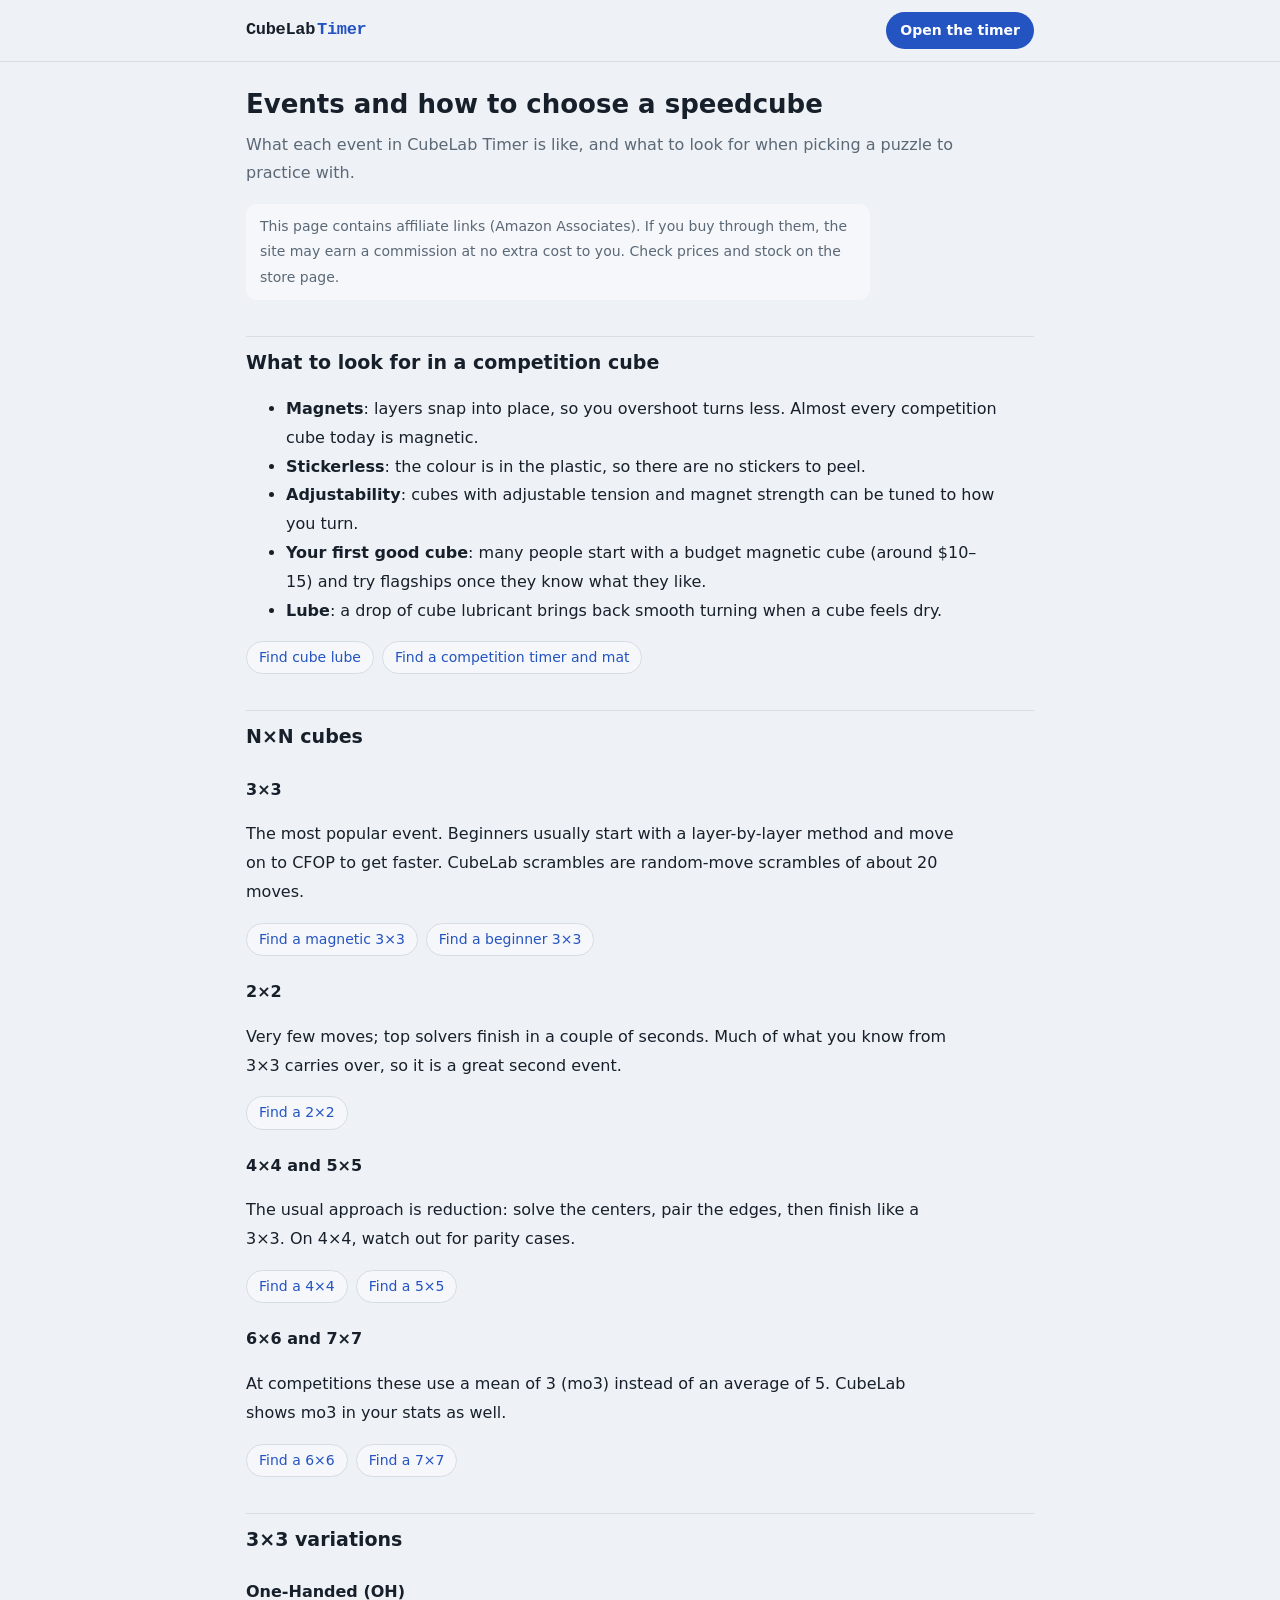
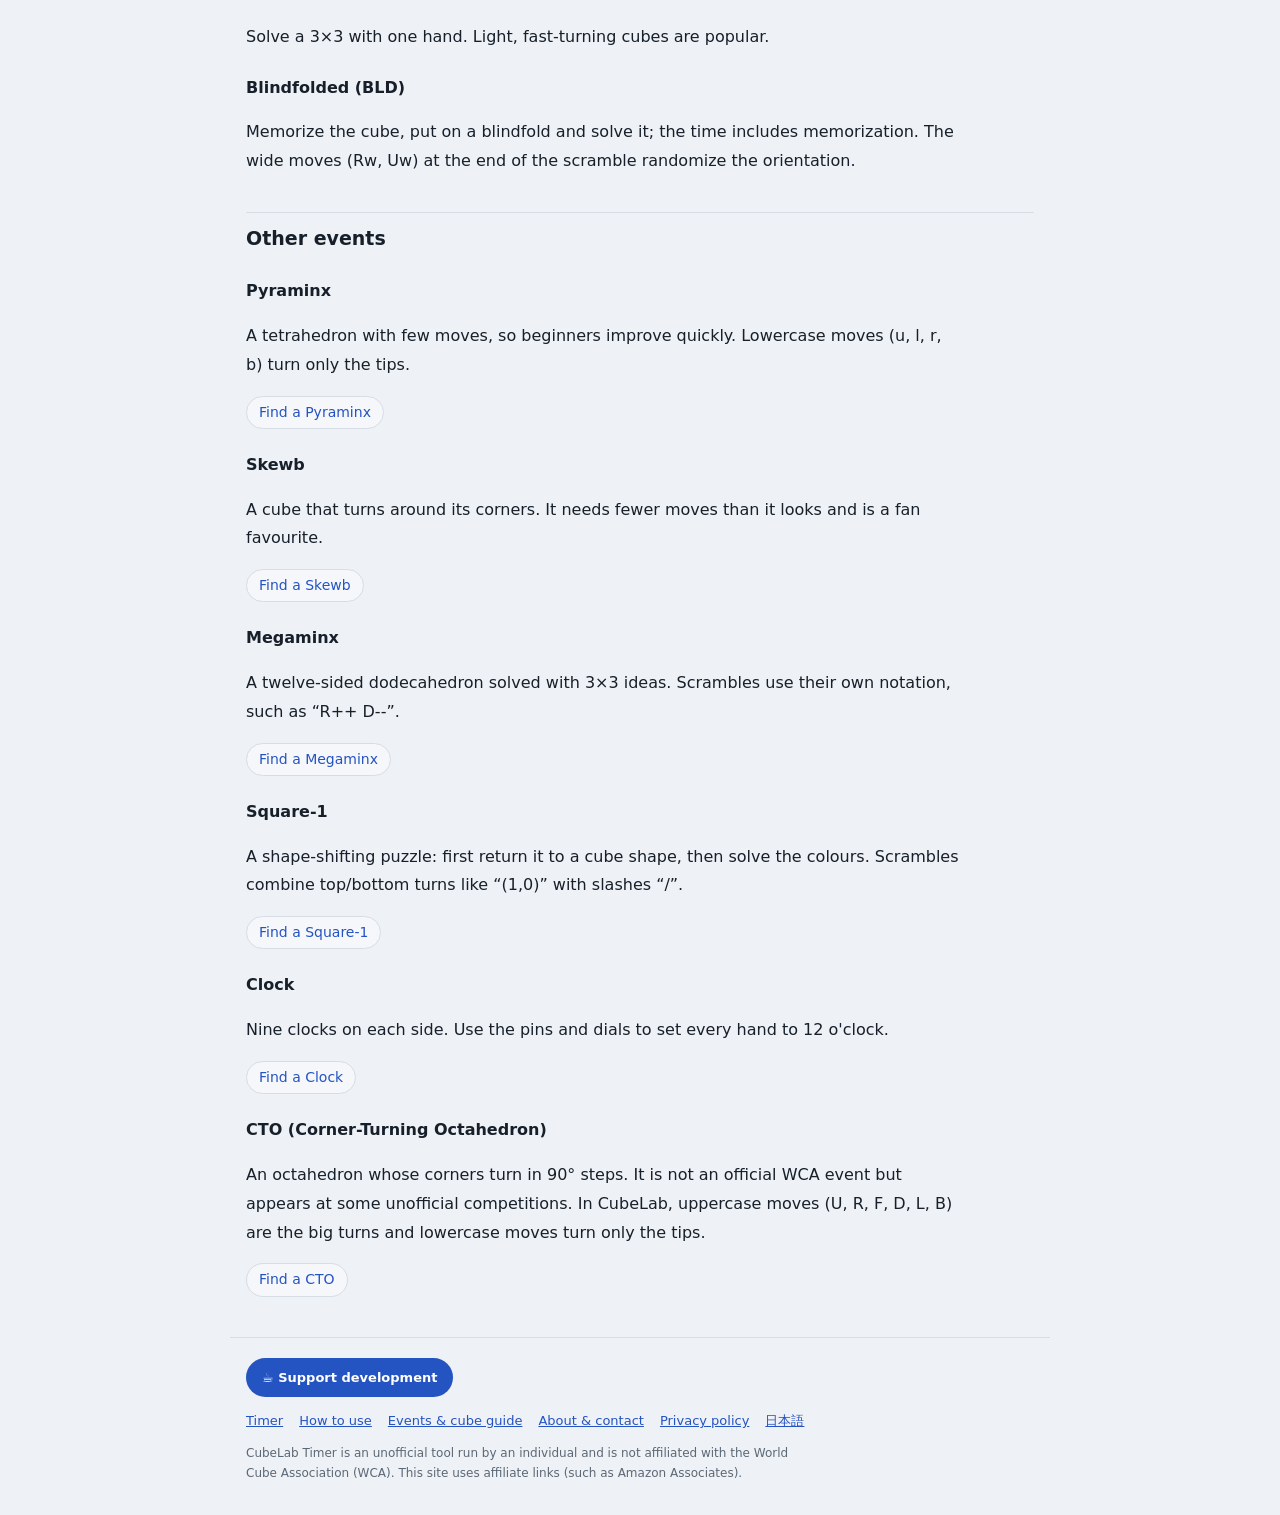
<file: en/events.html>
<!doctype html>
<html lang="en"><head>
<meta charset="utf-8"><meta name="viewport" content="width=device-width,initial-scale=1">
<title>Events and How to Choose a Speedcube | CubeLab Timer</title>
<meta name="description" content="From 2×2 to 7×7, one-handed, blindfolded, Pyraminx, Skewb, Megaminx, Square-1, Clock and CTO: what each speedcubing event is like and how to choose a competition cube.">
<link rel="alternate" hreflang="ja" href="https://cubelab-timer.github.io/events.html">
<link rel="alternate" hreflang="en" href="https://cubelab-timer.github.io/en/events.html">
<link rel="icon" href="../favicon.svg" type="image/svg+xml">
<link rel="stylesheet" href="../content.css"><link rel="stylesheet" href="../footer.css">
<script src="../config.js"></script><script src="../site.js" defer></script>
</head><body>
<header class="top"><div class="wrap topin"><a class="brand" href="index.html">CubeLab<span>Timer</span></a><a class="cta" href="index.html">Open the timer</a></div></header>
<main class="wrap">
  <h1>Events and how to choose a speedcube</h1>
  <p class="lead">What each event in CubeLab Timer is like, and what to look for when picking a puzzle to practice with.</p>
  <p class="note">This page contains affiliate links (Amazon Associates). If you buy through them, the site may earn a commission at no extra cost to you. Check prices and stock on the store page.</p>

  <h2>What to look for in a competition cube</h2>
  <ul>
    <li><b>Magnets</b>: layers snap into place, so you overshoot turns less. Almost every competition cube today is magnetic.</li>
    <li><b>Stickerless</b>: the colour is in the plastic, so there are no stickers to peel.</li>
    <li><b>Adjustability</b>: cubes with adjustable tension and magnet strength can be tuned to how you turn.</li>
    <li><b>Your first good cube</b>: many people start with a budget magnetic cube (around $10–15) and try flagships once they know what they like.</li>
    <li><b>Lube</b>: a drop of cube lubricant brings back smooth turning when a cube feels dry.</li>
  </ul>
  <div class="buy"><a data-amz="speedcube lube">Find cube lube</a><a data-amz="speedcube timer mat">Find a competition timer and mat</a></div>
  <div class="adslot" hidden></div>

  <h2>N×N cubes</h2>
  <h3>3×3</h3>
  <p>The most popular event. Beginners usually start with a layer-by-layer method and move on to CFOP to get faster. CubeLab scrambles are random-move scrambles of about 20 moves.</p>
  <div class="buy"><a data-amz="magnetic speed cube 3x3">Find a magnetic 3×3</a><a data-amz="speed cube 3x3 beginner">Find a beginner 3×3</a></div>
  <h3>2×2</h3>
  <p>Very few moves; top solvers finish in a couple of seconds. Much of what you know from 3×3 carries over, so it is a great second event.</p>
  <div class="buy"><a data-amz="magnetic speed cube 2x2">Find a 2×2</a></div>
  <h3>4×4 and 5×5</h3>
  <p>The usual approach is reduction: solve the centers, pair the edges, then finish like a 3×3. On 4×4, watch out for parity cases.</p>
  <div class="buy"><a data-amz="magnetic speed cube 4x4">Find a 4×4</a><a data-amz="magnetic speed cube 5x5">Find a 5×5</a></div>
  <h3>6×6 and 7×7</h3>
  <p>At competitions these use a mean of 3 (mo3) instead of an average of 5. CubeLab shows mo3 in your stats as well.</p>
  <div class="buy"><a data-amz="speed cube 6x6">Find a 6×6</a><a data-amz="speed cube 7x7">Find a 7×7</a></div>

  <h2>3×3 variations</h2>
  <h3>One-Handed (OH)</h3>
  <p>Solve a 3×3 with one hand. Light, fast-turning cubes are popular.</p>
  <h3>Blindfolded (BLD)</h3>
  <p>Memorize the cube, put on a blindfold and solve it; the time includes memorization. The wide moves (Rw, Uw) at the end of the scramble randomize the orientation.</p>

  <h2>Other events</h2>
  <h3>Pyraminx</h3>
  <p>A tetrahedron with few moves, so beginners improve quickly. Lowercase moves (u, l, r, b) turn only the tips.</p>
  <div class="buy"><a data-amz="magnetic pyraminx">Find a Pyraminx</a></div>
  <h3>Skewb</h3>
  <p>A cube that turns around its corners. It needs fewer moves than it looks and is a fan favourite.</p>
  <div class="buy"><a data-amz="magnetic skewb">Find a Skewb</a></div>
  <h3>Megaminx</h3>
  <p>A twelve-sided dodecahedron solved with 3×3 ideas. Scrambles use their own notation, such as “R++ D--”.</p>
  <div class="buy"><a data-amz="magnetic megaminx">Find a Megaminx</a></div>
  <h3>Square-1</h3>
  <p>A shape-shifting puzzle: first return it to a cube shape, then solve the colours. Scrambles combine top/bottom turns like “(1,0)” with slashes “/”.</p>
  <div class="buy"><a data-amz="square-1 speed cube">Find a Square-1</a></div>
  <h3>Clock</h3>
  <p>Nine clocks on each side. Use the pins and dials to set every hand to 12 o'clock.</p>
  <div class="buy"><a data-amz="rubik's clock competition">Find a Clock</a></div>
  <h3>CTO (Corner-Turning Octahedron)</h3>
  <p>An octahedron whose corners turn in 90° steps. It is not an official WCA event but appears at some unofficial competitions. In CubeLab, uppercase moves (U, R, F, D, L, B) are the big turns and lowercase moves turn only the tips.</p>
  <div class="buy"><a data-amz="corner turning octahedron CTO puzzle">Find a CTO</a></div>
  <div class="adslot" hidden></div>
</main>
<footer id="siteFooter" class="wrap"></footer>
</body></html>
</file>
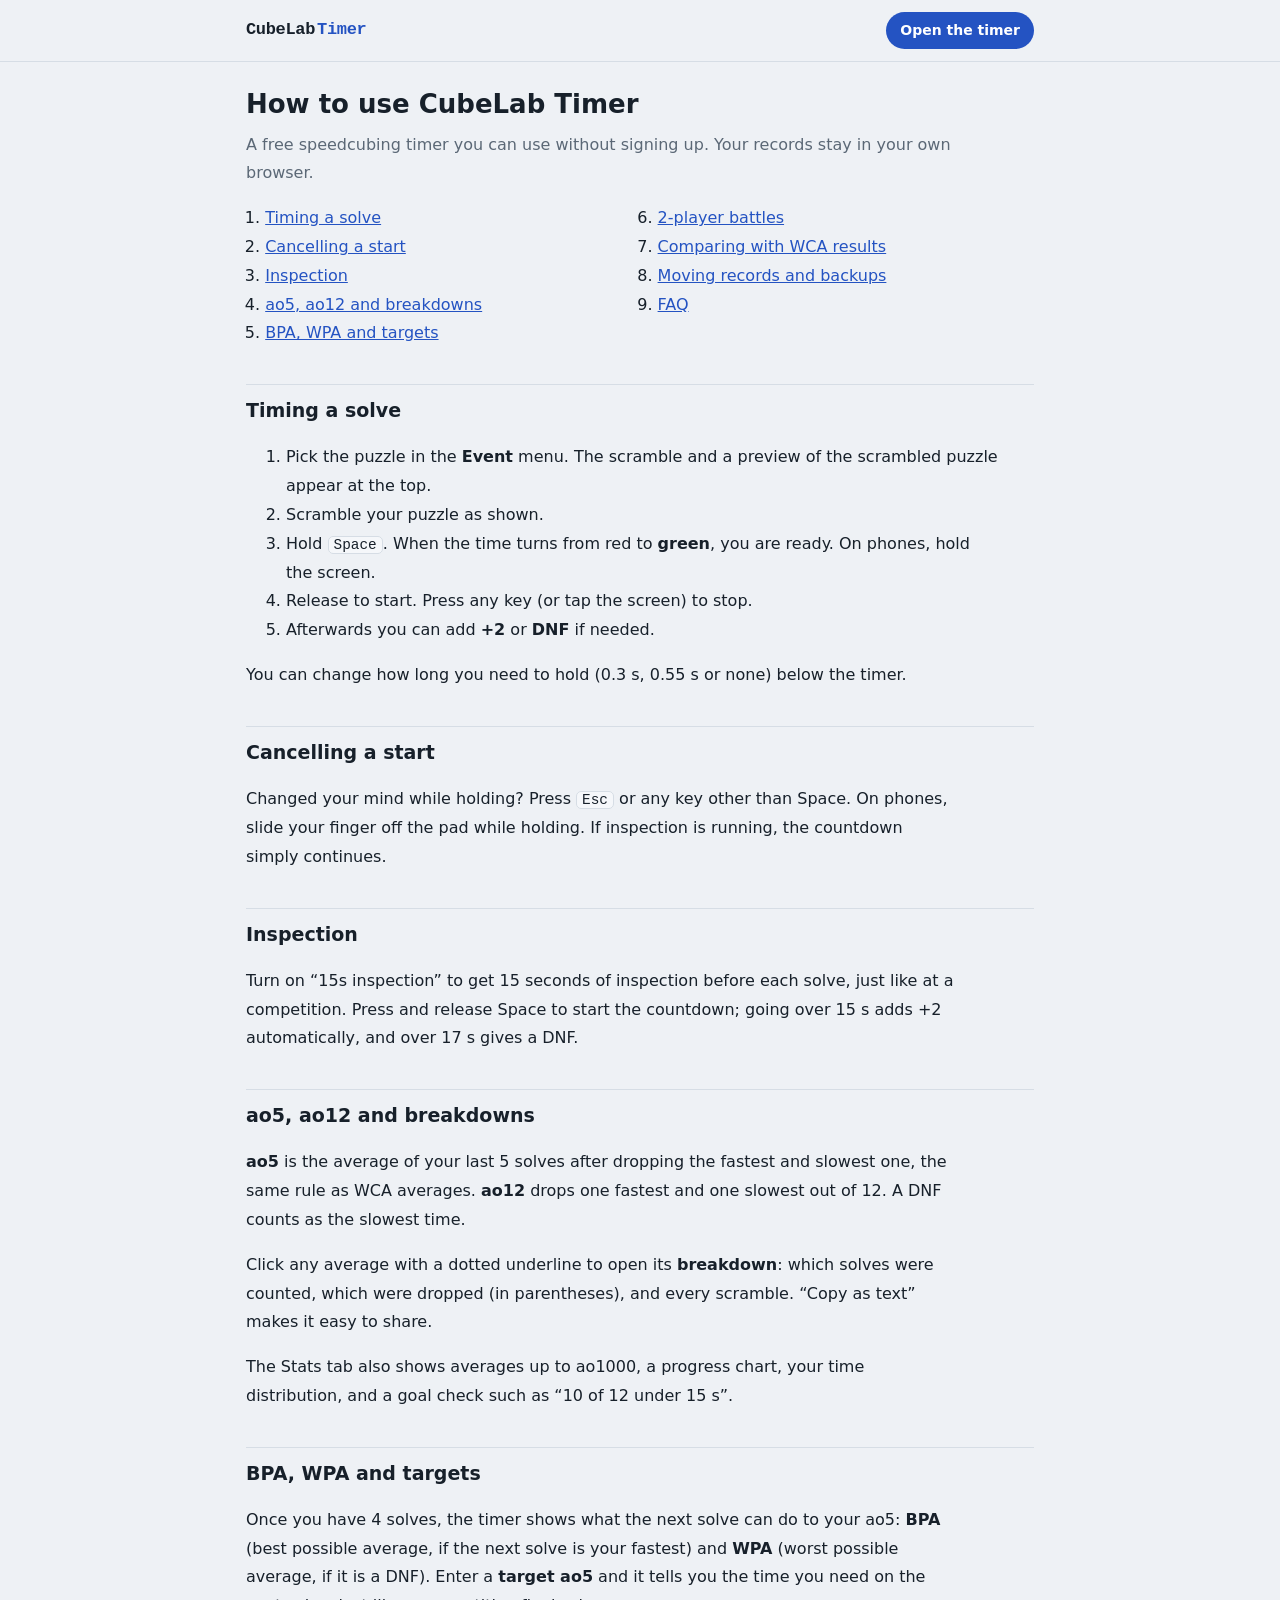
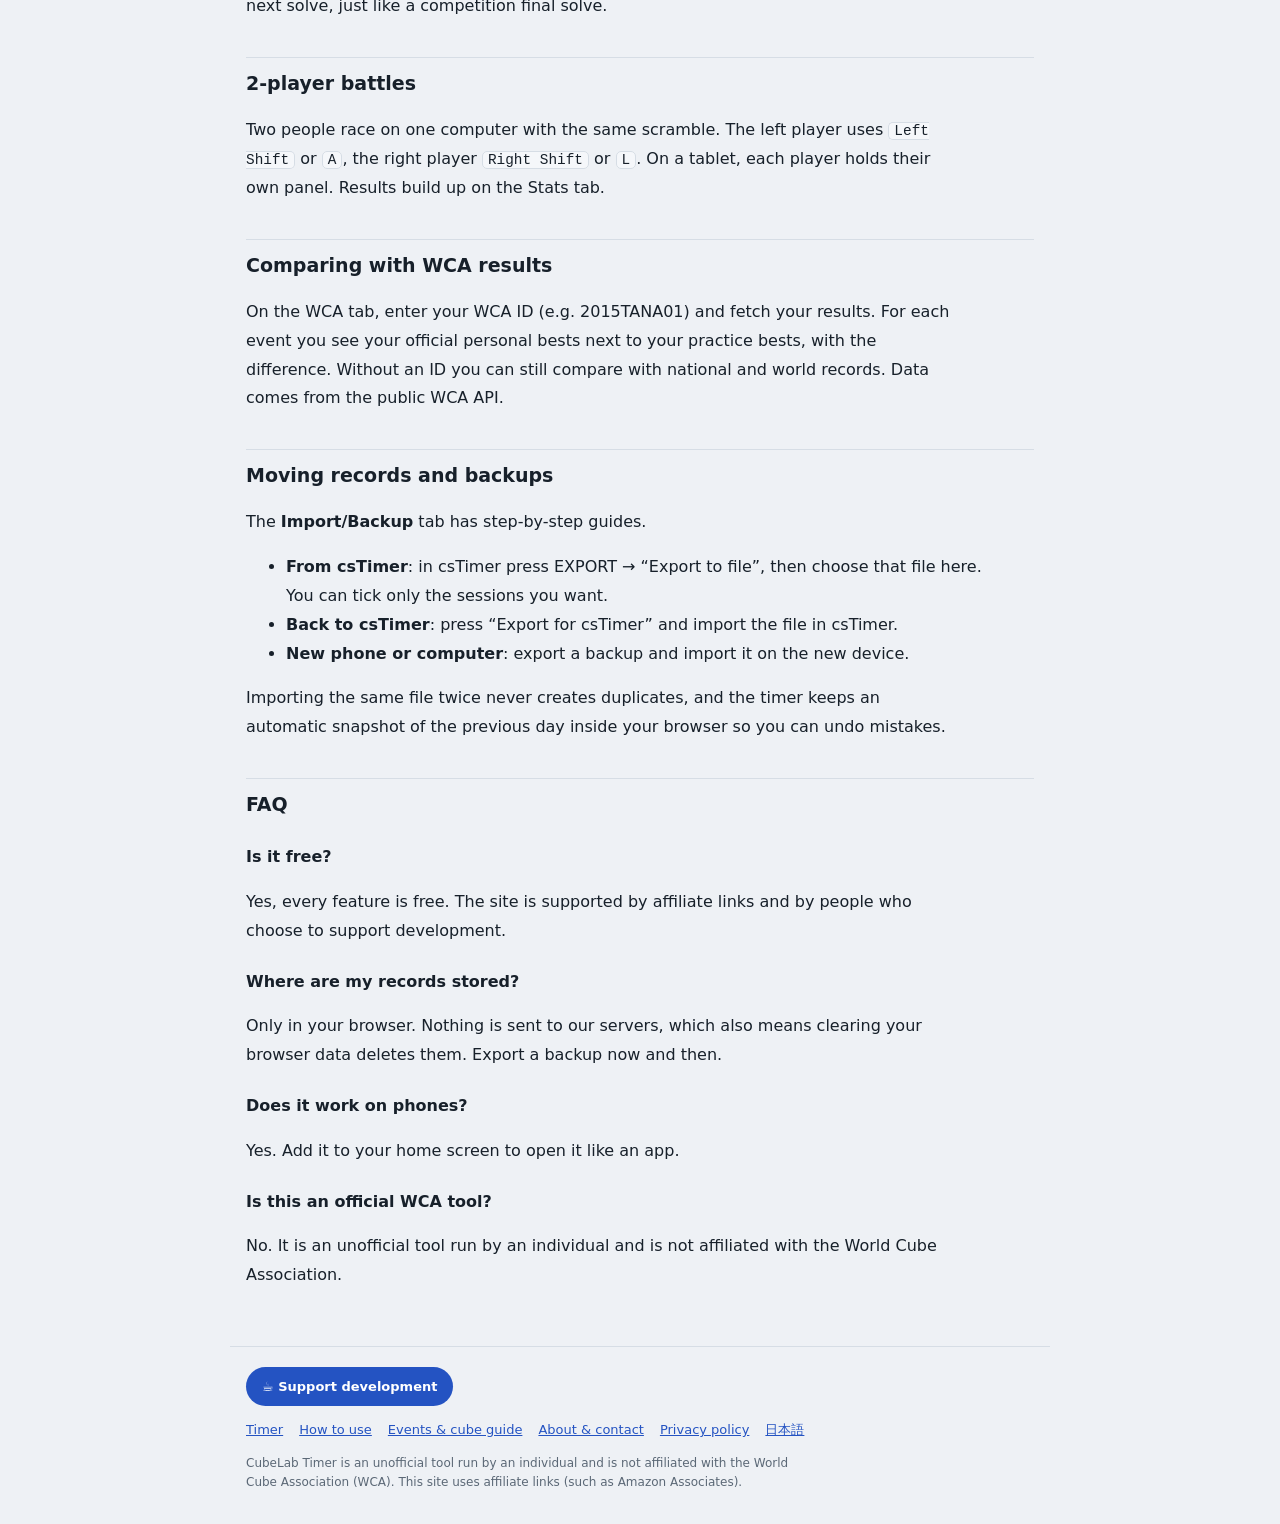
<file: en/guide.html>
<!doctype html>
<html lang="en"><head>
<meta charset="utf-8"><meta name="viewport" content="width=device-width,initial-scale=1">
<title>How to Use | CubeLab Timer</title>
<meta name="description" content="How to use CubeLab Timer: timing solves, inspection, ao5/ao12 and their breakdowns, BPA/WPA and target averages, 2-player battles, comparing with your WCA results, and moving records from csTimer.">
<link rel="alternate" hreflang="ja" href="https://cubelab-timer.github.io/guide.html">
<link rel="alternate" hreflang="en" href="https://cubelab-timer.github.io/en/guide.html">
<link rel="icon" href="../favicon.svg" type="image/svg+xml">
<link rel="stylesheet" href="../content.css"><link rel="stylesheet" href="../footer.css">
<script src="../config.js"></script><script src="../site.js" defer></script>
</head><body>
<header class="top"><div class="wrap topin"><a class="brand" href="index.html">CubeLab<span>Timer</span></a><a class="cta" href="index.html">Open the timer</a></div></header>
<main class="wrap">
  <h1>How to use CubeLab Timer</h1>
  <p class="lead">A free speedcubing timer you can use without signing up. Your records stay in your own browser.</p>
  <ol class="toc">
    <li><a href="#start">Timing a solve</a></li><li><a href="#cancel">Cancelling a start</a></li><li><a href="#insp">Inspection</a></li>
    <li><a href="#stats">ao5, ao12 and breakdowns</a></li><li><a href="#bpa">BPA, WPA and targets</a></li><li><a href="#battle">2-player battles</a></li>
    <li><a href="#wca">Comparing with WCA results</a></li><li><a href="#move">Moving records and backups</a></li><li><a href="#faq">FAQ</a></li>
  </ol>

  <h2 id="start">Timing a solve</h2>
  <ol>
    <li>Pick the puzzle in the <b>Event</b> menu. The scramble and a preview of the scrambled puzzle appear at the top.</li>
    <li>Scramble your puzzle as shown.</li>
    <li>Hold <kbd>Space</kbd>. When the time turns from red to <b>green</b>, you are ready. On phones, hold the screen.</li>
    <li>Release to start. Press any key (or tap the screen) to stop.</li>
    <li>Afterwards you can add <b>+2</b> or <b>DNF</b> if needed.</li>
  </ol>
  <p>You can change how long you need to hold (0.3 s, 0.55 s or none) below the timer.</p>

  <h2 id="cancel">Cancelling a start</h2>
  <p>Changed your mind while holding? Press <kbd>Esc</kbd> or any key other than Space. On phones, slide your finger off the pad while holding. If inspection is running, the countdown simply continues.</p>

  <h2 id="insp">Inspection</h2>
  <p>Turn on “15s inspection” to get 15 seconds of inspection before each solve, just like at a competition. Press and release Space to start the countdown; going over 15 s adds +2 automatically, and over 17 s gives a DNF.</p>

  <h2 id="stats">ao5, ao12 and breakdowns</h2>
  <p><b>ao5</b> is the average of your last 5 solves after dropping the fastest and slowest one, the same rule as WCA averages. <b>ao12</b> drops one fastest and one slowest out of 12. A DNF counts as the slowest time.</p>
  <p>Click any average with a dotted underline to open its <b>breakdown</b>: which solves were counted, which were dropped (in parentheses), and every scramble. “Copy as text” makes it easy to share.</p>
  <p>The Stats tab also shows averages up to ao1000, a progress chart, your time distribution, and a goal check such as “10 of 12 under 15 s”.</p>

  <h2 id="bpa">BPA, WPA and targets</h2>
  <p>Once you have 4 solves, the timer shows what the next solve can do to your ao5: <b>BPA</b> (best possible average, if the next solve is your fastest) and <b>WPA</b> (worst possible average, if it is a DNF). Enter a <b>target ao5</b> and it tells you the time you need on the next solve, just like a competition final solve.</p>

  <h2 id="battle">2-player battles</h2>
  <p>Two people race on one computer with the same scramble. The left player uses <kbd>Left Shift</kbd> or <kbd>A</kbd>, the right player <kbd>Right Shift</kbd> or <kbd>L</kbd>. On a tablet, each player holds their own panel. Results build up on the Stats tab.</p>

  <h2 id="wca">Comparing with WCA results</h2>
  <p>On the WCA tab, enter your WCA ID (e.g. 2015TANA01) and fetch your results. For each event you see your official personal bests next to your practice bests, with the difference. Without an ID you can still compare with national and world records. Data comes from the public WCA API.</p>

  <h2 id="move">Moving records and backups</h2>
  <p>The <b>Import/Backup</b> tab has step-by-step guides.</p>
  <ul>
    <li><b>From csTimer</b>: in csTimer press EXPORT → “Export to file”, then choose that file here. You can tick only the sessions you want.</li>
    <li><b>Back to csTimer</b>: press “Export for csTimer” and import the file in csTimer.</li>
    <li><b>New phone or computer</b>: export a backup and import it on the new device.</li>
  </ul>
  <p>Importing the same file twice never creates duplicates, and the timer keeps an automatic snapshot of the previous day inside your browser so you can undo mistakes.</p>

  <h2 id="faq">FAQ</h2>
  <h3>Is it free?</h3>
  <p>Yes, every feature is free. The site is supported by affiliate links and by people who choose to support development.</p>
  <h3>Where are my records stored?</h3>
  <p>Only in your browser. Nothing is sent to our servers, which also means clearing your browser data deletes them. Export a backup now and then.</p>
  <h3>Does it work on phones?</h3>
  <p>Yes. Add it to your home screen to open it like an app.</p>
  <h3>Is this an official WCA tool?</h3>
  <p>No. It is an unofficial tool run by an individual and is not affiliated with the World Cube Association.</p>
</main>
<footer id="siteFooter" class="wrap"></footer>
</body></html>
</file>
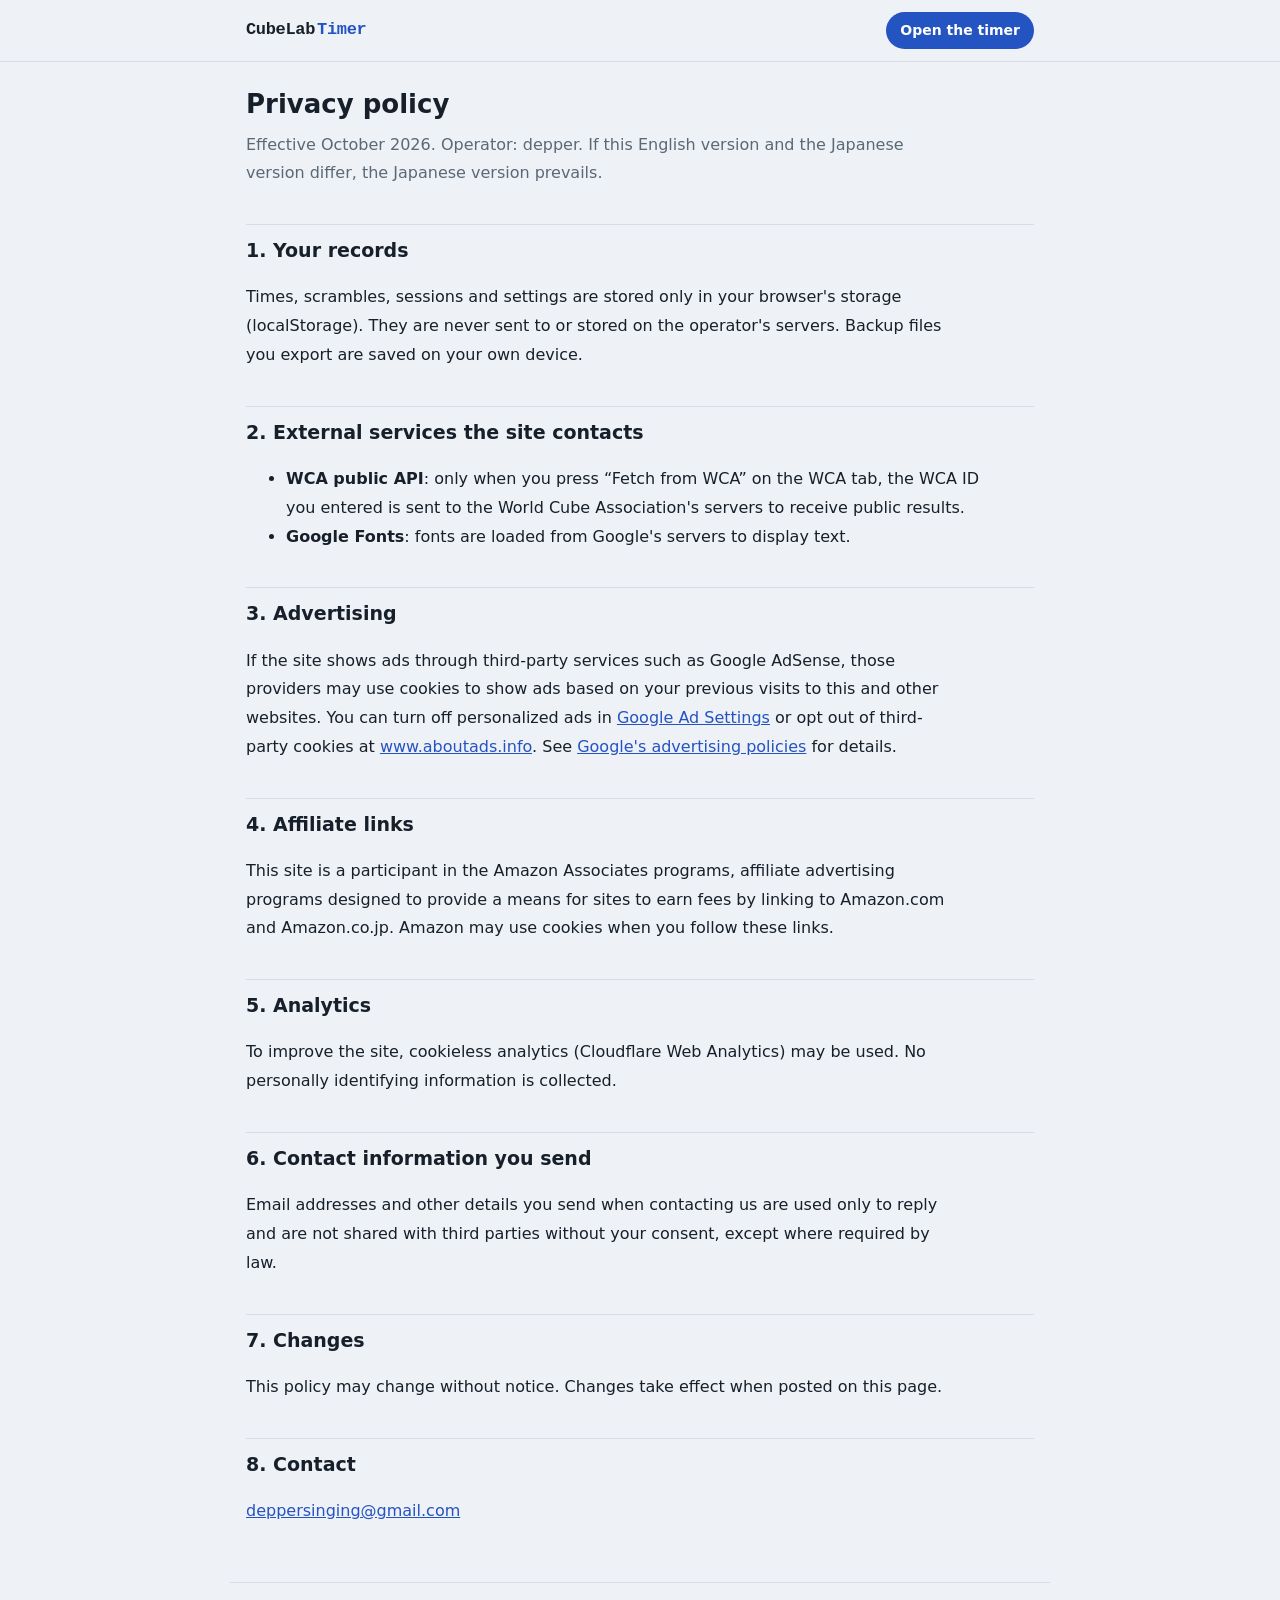
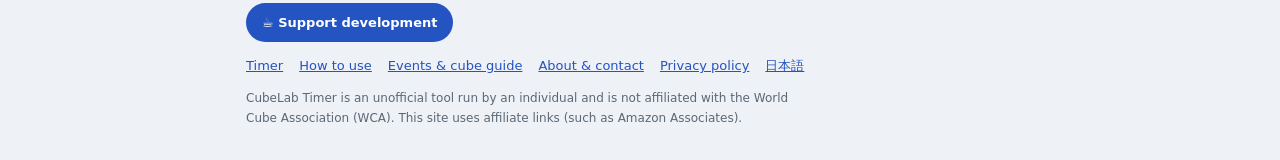
<file: en/privacy.html>
<!doctype html>
<html lang="en"><head>
<meta charset="utf-8"><meta name="viewport" content="width=device-width,initial-scale=1">
<title>Privacy Policy | CubeLab Timer</title>
<meta name="description" content="CubeLab Timer privacy policy: where your records are stored, cookies used by ads and analytics, and external services.">
<link rel="alternate" hreflang="ja" href="https://cubelab-timer.github.io/privacy.html">
<link rel="alternate" hreflang="en" href="https://cubelab-timer.github.io/en/privacy.html">
<link rel="icon" href="../favicon.svg" type="image/svg+xml">
<link rel="stylesheet" href="../content.css"><link rel="stylesheet" href="../footer.css">
<script src="../config.js"></script><script src="../site.js" defer></script>
</head><body>
<header class="top"><div class="wrap topin"><a class="brand" href="index.html">CubeLab<span>Timer</span></a><a class="cta" href="index.html">Open the timer</a></div></header>
<main class="wrap">
  <h1>Privacy policy</h1>
  <p class="lead">Effective October 2026. Operator: <span data-site="operator">(not set)</span>. If this English version and the Japanese version differ, the Japanese version prevails.</p>

  <h2>1. Your records</h2>
  <p>Times, scrambles, sessions and settings are stored only in your browser's storage (localStorage). They are never sent to or stored on the operator's servers. Backup files you export are saved on your own device.</p>

  <h2>2. External services the site contacts</h2>
  <ul>
    <li><b>WCA public API</b>: only when you press “Fetch from WCA” on the WCA tab, the WCA ID you entered is sent to the World Cube Association's servers to receive public results.</li>
    <li><b>Google Fonts</b>: fonts are loaded from Google's servers to display text.</li>
  </ul>

  <h2>3. Advertising</h2>
  <p>If the site shows ads through third-party services such as Google AdSense, those providers may use cookies to show ads based on your previous visits to this and other websites. You can turn off personalized ads in <a href="https://adssettings.google.com/" target="_blank" rel="noopener">Google Ad Settings</a> or opt out of third-party cookies at <a href="https://www.aboutads.info/choices/" target="_blank" rel="noopener">www.aboutads.info</a>. See <a href="https://policies.google.com/technologies/ads" target="_blank" rel="noopener">Google's advertising policies</a> for details.</p>

  <h2>4. Affiliate links</h2>
  <p>This site is a participant in the Amazon Associates programs, affiliate advertising programs designed to provide a means for sites to earn fees by linking to Amazon.com and Amazon.co.jp. Amazon may use cookies when you follow these links.</p>

  <h2>5. Analytics</h2>
  <p>To improve the site, cookieless analytics (Cloudflare Web Analytics) may be used. No personally identifying information is collected.</p>

  <h2>6. Contact information you send</h2>
  <p>Email addresses and other details you send when contacting us are used only to reply and are not shared with third parties without your consent, except where required by law.</p>

  <h2>7. Changes</h2>
  <p>This policy may change without notice. Changes take effect when posted on this page.</p>

  <h2>8. Contact</h2>
  <p><span data-site="contact">(not set)</span></p>
</main>
<footer id="siteFooter" class="wrap"></footer>
</body></html>
</file>
<file: content.css>
/* Content pages (guide, events, about, privacy): reading column, same tokens as the app */
:root{
  --bg:#eef1f5; --surface:#ffffff; --surface2:#f5f7fa; --fg:#17202a; --muted:#5b6876; --line:#d6dde5;
  --accent:#2453c2; --accent-weak:#e1e9fb; --good:#1d8a4a; --bad:#c43a3a;
  --f-body:"IBM Plex Sans JP","Hiragino Sans","Yu Gothic UI",system-ui,sans-serif;
  --f-mono:"JetBrains Mono",ui-monospace,"SFMono-Regular",Consolas,monospace;
}
@media (prefers-color-scheme: dark){:root:not([data-theme="light"]){
  --bg:#0e1319; --surface:#161d25; --surface2:#1c2530; --fg:#e4eaf0; --muted:#93a0ae; --line:#2b3642;
  --accent:#7fa4ff; --accent-weak:#1e2c4a; --good:#4cc47f; --bad:#ff7d7d; color-scheme:dark}}
:root[data-theme="dark"]{
  --bg:#0e1319; --surface:#161d25; --surface2:#1c2530; --fg:#e4eaf0; --muted:#93a0ae; --line:#2b3642;
  --accent:#7fa4ff; --accent-weak:#1e2c4a; --good:#4cc47f; --bad:#ff7d7d; color-scheme:dark}
*{box-sizing:border-box}
body{margin:0;background:var(--bg);color:var(--fg);font-family:var(--f-body);font-size:16px;line-height:1.8}
.wrap{max-width:820px;margin:0 auto;padding-left:max(16px,env(safe-area-inset-left,0px));padding-right:max(16px,env(safe-area-inset-right,0px))}
.top{border-bottom:1px solid var(--line);background:var(--bg)}
.topin{display:flex;align-items:center;justify-content:space-between;gap:12px;padding-block:12px;flex-wrap:wrap}
.brand{font-family:var(--f-mono);font-weight:700;font-size:17px;letter-spacing:-.02em;color:var(--fg);text-decoration:none}
.brand span{color:var(--accent);margin-left:2px}
.cta{background:var(--accent);color:var(--surface);text-decoration:none;font-weight:700;padding:6px 14px;border-radius:999px;font-size:14px}
main{padding-block:24px 40px}
h1{font-size:26px;line-height:1.4;margin:0 0 8px;text-wrap:balance}
h2{font-size:19px;margin:36px 0 8px;padding-top:8px;border-top:1px solid var(--line)}
h3{font-size:16px;margin:22px 0 4px}
p,li{max-width:70ch}
a{color:var(--accent)}
.lead{color:var(--muted);margin-top:0}
.card{background:var(--surface);border:1px solid var(--line);border-radius:14px;padding:16px 18px;margin:12px 0}
.note{background:var(--surface2);border-radius:10px;padding:10px 14px;color:var(--muted);font-size:14px}
code,kbd{font-family:var(--f-mono);font-size:.9em;background:var(--surface2);border:1px solid var(--line);border-radius:5px;padding:0 5px}
table{border-collapse:collapse;width:100%;font-size:14px}
th,td{border-bottom:1px solid var(--line);padding:6px 8px;text-align:left;vertical-align:top}
th{color:var(--muted);font-weight:500}
.tbl{overflow-x:auto}
.buy{display:flex;flex-wrap:wrap;gap:8px;margin-top:6px}
.buy a{border:1px solid var(--line);background:var(--surface2);border-radius:999px;padding:3px 12px;font-size:14px;text-decoration:none}
.buy a:hover{border-color:var(--accent)}
.toc{columns:2 220px;padding-left:1.2em}
</file>
<file: footer.css>
/* footer, support button and ad slots — uses the color tokens each page defines */
#siteFooter{border-top:1px solid var(--line);padding-block:20px 32px;color:var(--muted);font-size:13px}
#siteFooter .fin{display:flex;flex-direction:column;gap:12px;align-items:flex-start}
#siteFooter .flinks{display:flex;flex-wrap:wrap;gap:6px 16px}
#siteFooter a{color:var(--accent)}
#siteFooter .fnote{margin:0;font-size:12px;line-height:1.6;max-width:72ch}
.support{display:inline-block;background:var(--accent);color:var(--surface)!important;text-decoration:none;font-weight:700;padding:8px 16px;border-radius:999px}
.langsw{font-size:13px;color:var(--accent);text-decoration:none;border:1px solid var(--line);border-radius:999px;padding:3px 10px;white-space:nowrap}
.langsw:hover{border-color:var(--accent)}
.langbar{display:flex;gap:10px;align-items:center;justify-content:center;flex-wrap:wrap;background:var(--accent-weak,#e1e9fb);color:var(--fg);font-size:13px;padding:6px 40px 6px 16px;position:relative}
.langbar a{color:var(--accent);font-weight:700}
.langbar button{position:absolute;right:8px;top:50%;transform:translateY(-50%);border:none;background:transparent;font-size:18px;line-height:1;cursor:pointer;color:var(--muted);padding:2px 6px}
.adslot{margin-block:16px;min-height:0}
.adlabel{font-size:11px;color:var(--muted);margin-bottom:4px}
</file>
